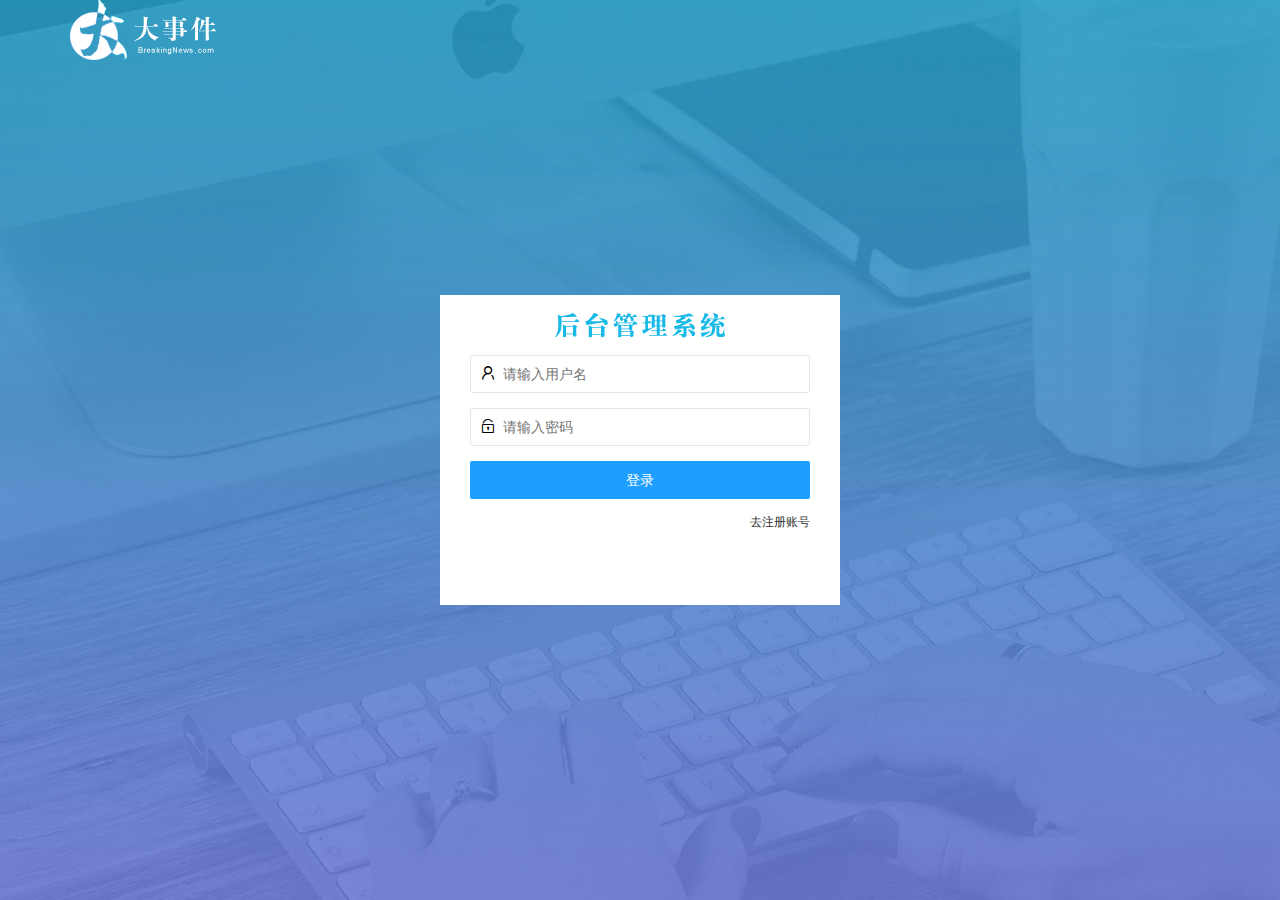
<file: login.html>
<!DOCTYPE html>
<html lang="en">

<head>
    <meta charset="UTF-8">
    <meta name="viewport" content="width=device-width, initial-scale=1.0">
    <title>大事件、注册登录</title>
    <link rel="stylesheet" href="/assets/lib/layui/css/layui.css">
    <link rel="stylesheet" href="/assets/css/login.css">
</head>

<body>
    <!--头部logo区域 -->
    <div class="layui-main">
        <img src="/assets/images/logo.png" alt="">
    </div>
    <!-- 登陆注册区域 -->
    <div class="loginAndRegBox">
        <div class="title-box"></div>
        <!-- 登录的div -->
        <div class="login-box">
            <!-- 登录的表单 -->
            <form class="layui-form" id="form_login">
                <!-- 账号 -->
                <div class="layui-form-item">
                    <i class="layui-icon layui-icon-username"></i>
                    <input type="text" name="username" required lay-verify="required" placeholder="请输入用户名" autocomplete="off" class="layui-input">
                </div>
                <!-- 密码 -->
                <div class="layui-form-item">
                    <i class="layui-icon layui-icon-password"></i>
                    <input type="password" name="password" required lay-verify="required|pwd" placeholder="请输入密码" autocomplete="off" class="layui-input">
                </div>
                <!-- 登录按钮 -->
                <div class="layui-form-item">
                    <button class="layui-btn layui-btn-fluid layui-btn-normal" lay-submit>登录</button>
                </div>
                <div class="layui-form-item links">
                    <a href="javascript:;" id="link_reg">去注册账号</a>
                </div>
            </form>

        </div>
        <!-- 注册的div -->
        <div class="reg-box">
            <!-- 注册的表单 -->
            <form class="layui-form" id="form_reg">
                <!-- 账号 -->
                <div class="layui-form-item">
                    <i class="layui-icon layui-icon-username"></i>
                    <input type="text" name="username" required lay-verify="required" placeholder="请输入用户名" autocomplete="off" class="layui-input">
                </div>
                <!-- 密码 -->
                <div class="layui-form-item">
                    <i class="layui-icon layui-icon-password"></i>
                    <input type="password" name="password" required lay-verify="required|pwd" placeholder="请输入密码" autocomplete="off" class="layui-input">
                </div>
                <!-- 确认密码 -->
                <div class="layui-form-item">
                    <i class="layui-icon layui-icon-password"></i>
                    <input type="password" name="repassword" required lay-verify="required|pwd|repwd" placeholder="再次确认密码" autocomplete="off" class="layui-input">
                </div>
                <!-- 登录按钮 -->
                <div class="layui-form-item">
                    <button class="layui-btn layui-btn-fluid layui-btn-normal" lay-submit>注册</button>
                </div>
                <div class="layui-form-item links">
                    <a href="javascript:;" id="link_login">去登录</a>
                </div>
            </form>
        </div>
    </div>
    <!-- 导入layui的js文件 -->
    <script src="/assets/lib/layui/layui.all.js"></script>
    <script src="/assets/lib/jquery.js"></script>
    <script src="/assets/js/baseApi.js"></script>
    <script src="/assets/js/login.js"></script>
</body>

</html>
</file>
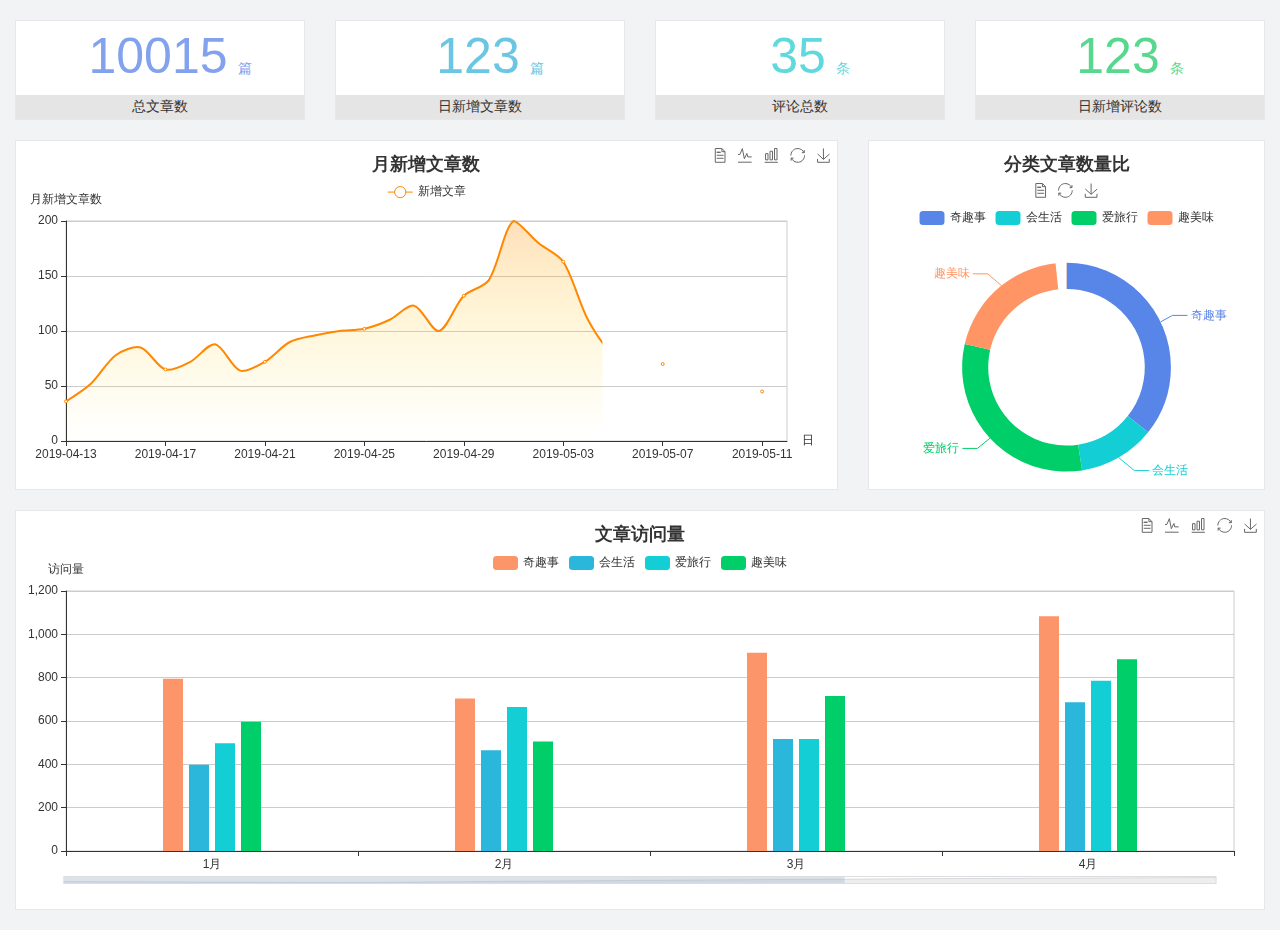
<file: home/dashboard.html>
<!DOCTYPE html>
<html lang="en">

<head>
  <meta charset="UTF-8">
  <meta name="viewport" content="width=device-width, initial-scale=1.0">
  <meta http-equiv="X-UA-Compatible" content="ie=edge">
  <title>图表统计</title>
  <link rel="stylesheet" href="../../assets/lib/bootstrap.css" />
  <link rel="stylesheet" href="../../assets/lib/main.css" />
  <script src="../../assets/lib/jquery.js"></script>
  <script type="text/javascript" src="../../assets/lib/echarts.min.js"></script>
</head>

<body>
  <div class="container-fluid">
    <div class="row spannel_list">
      <div class="col-sm-3 col-xs-6">
        <div class="spannel">
          <em>10015</em><span>篇</span>
          <b>总文章数</b>
        </div>
      </div>
      <div class="col-sm-3 col-xs-6">
        <div class="spannel scolor01">
          <em>123</em><span>篇</span>
          <b>日新增文章数</b>
        </div>
      </div>
      <div class="col-sm-3 col-xs-6">
        <div class="spannel scolor02">
          <em>35</em><span>条</span>
          <b>评论总数</b>
        </div>
      </div>
      <div class="col-sm-3 col-xs-6">
        <div class="spannel scolor03">
          <em>123</em><span>条</span>
          <b>日新增评论数</b>
        </div>
      </div>
    </div>
  </div>

  <div class="container-fluid">
    <div class="row curve-pie">
      <div class="col-lg-8 col-md-8">
        <div class="gragh_pannel" id="curve_show"></div>
      </div>
      <div class="col-lg-4 col-md-4">
        <div class="gragh_pannel" id="pie_show"></div>
      </div>
    </div>
  </div>

  <div class="container-fluid">
    <div class="column_pannel" id="column_show"></div>
  </div>

  <script>
    var oChart = echarts.init(document.getElementById('curve_show'));
    var aList_all = [
      { 'count': 36, 'date': '2019-04-13' },
      { 'count': 52, 'date': '2019-04-14' },
      { 'count': 78, 'date': '2019-04-15' },
      { 'count': 85, 'date': '2019-04-16' },
      { 'count': 65, 'date': '2019-04-17' },
      { 'count': 72, 'date': '2019-04-18' },
      { 'count': 88, 'date': '2019-04-19' },
      { 'count': 64, 'date': '2019-04-20' },
      { 'count': 72, 'date': '2019-04-21' },
      { 'count': 90, 'date': '2019-04-22' },
      { 'count': 96, 'date': '2019-04-23' },
      { 'count': 100, 'date': '2019-04-24' },
      { 'count': 102, 'date': '2019-04-25' },
      { 'count': 110, 'date': '2019-04-26' },
      { 'count': 123, 'date': '2019-04-27' },
      { 'count': 100, 'date': '2019-04-28' },
      { 'count': 132, 'date': '2019-04-29' },
      { 'count': 146, 'date': '2019-04-30' },
      { 'count': 200, 'date': '2019-05-01' },
      { 'count': 180, 'date': '2019-05-02' },
      { 'count': 163, 'date': '2019-05-03' },
      { 'count': 110, 'date': '2019-05-04' },
      { 'count': 80, 'date': '2019-05-05' },
      { 'count': 82, 'date': '2019-05-06' },
      { 'count': 70, 'date': '2019-05-07' },
      { 'count': 65, 'date': '2019-05-08' },
      { 'count': 54, 'date': '2019-05-09' },
      { 'count': 40, 'date': '2019-05-10' },
      { 'count': 45, 'date': '2019-05-11' },
      { 'count': 38, 'date': '2019-05-12' },
    ];

    let aCount = [];
    let aDate = [];

    for (var i = 0; i < aList_all.length; i++) {
      aCount.push(aList_all[i].count);
      aDate.push(aList_all[i].date);
    }

    var chartopt = {
      title: {
        text: '月新增文章数',
        left: 'center',
        top: '10'
      },
      tooltip: {
        trigger: 'axis'
      },
      legend: {
        data: ['新增文章'],
        top: '40'
      },
      toolbox: {
        show: true,
        feature: {
          mark: { show: true },
          dataView: { show: true, readOnly: false },
          magicType: { show: true, type: ['line', 'bar'] },
          restore: { show: true },
          saveAsImage: { show: true }
        }
      },
      calculable: true,
      xAxis: [
        {
          name: '日',
          type: 'category',
          boundaryGap: false,
          data: aDate
        }
      ],
      yAxis: [
        {
          name: '月新增文章数',
          type: 'value'
        }
      ],
      series: [
        {
          name: '新增文章',
          type: 'line',
          smooth: true,
          itemStyle: { normal: { areaStyle: { type: 'default' }, color: '#f80' }, lineStyle: { color: '#f80' } },
          data: aCount
        }],
      areaStyle: {
        normal: {
          color: new echarts.graphic.LinearGradient(0, 0, 0, 1, [{
            offset: 0,
            color: 'rgba(255,136,0,0.39)'
          }, {
            offset: .34,
            color: 'rgba(255,180,0,0.25)'
          }, {
            offset: 1,
            color: 'rgba(255,222,0,0.00)'
          }])

        }
      },
      grid: {
        show: true,
        x: 50,
        x2: 50,
        y: 80,
        height: 220
      }
    };

    oChart.setOption(chartopt);


    var oPie = echarts.init(document.getElementById('pie_show'));
    var oPieopt =
    {
      title: {
        top: 10,
        text: '分类文章数量比',
        x: 'center'
      },
      tooltip: {
        trigger: 'item',
        formatter: "{a} <br/>{b} : {c} ({d}%)"
      },
      color: ['#5885e8', '#13cfd5', '#00ce68', '#ff9565'],
      legend: {
        x: 'center',
        top: 65,
        data: ['奇趣事', '会生活', '爱旅行', '趣美味']
      },
      toolbox: {
        show: true,
        x: 'center',
        top: 35,
        feature: {
          mark: { show: true },
          dataView: { show: true, readOnly: false },
          magicType: {
            show: true,
            type: ['pie', 'funnel'],
            option: {
              funnel: {
                x: '25%',
                width: '50%',
                funnelAlign: 'left',
                max: 1548
              }
            }
          },
          restore: { show: true },
          saveAsImage: { show: true }
        }
      },
      calculable: true,
      series: [
        {
          name: '访问来源',
          type: 'pie',
          radius: ['45%', '60%'],
          center: ['50%', '65%'],
          data: [
            { value: 300, name: '奇趣事' },
            { value: 100, name: '会生活' },
            { value: 260, name: '爱旅行' },
            { value: 180, name: '趣美味' }
          ]
        }
      ]
    };
    oPie.setOption(oPieopt);



    var oColumn = this.echarts.init(document.getElementById('column_show'));
    var oColumnopt =
    {
      title: {
        text: '文章访问量',
        left: 'center',
        top: '10'
      },
      tooltip: {
        trigger: 'axis'
      },
      legend: {
        data: ['奇趣事', '会生活', '爱旅行', '趣美味'],
        top: '40'
      },
      toolbox: {
        show: true,
        feature: {
          mark: { show: true },
          dataView: { show: true, readOnly: false },
          magicType: { show: true, type: ['line', 'bar'] },
          restore: { show: true },
          saveAsImage: { show: true }
        }
      },
      calculable: true,
      xAxis: [
        {
          type: 'category',
          data: ['1月', '2月', '3月', '4月', '5月']
        }
      ],
      yAxis: [
        {
          name: '访问量',
          type: 'value'
        }
      ],
      series: [
        {
          name: '奇趣事',
          type: 'bar',
          barWidth: 20,
          itemStyle: {
            normal: { areaStyle: { type: 'default' }, color: '#fd956a' }
          },
          data: [800, 708, 920, 1090, 1200]
        },
        {
          name: '会生活',
          type: 'bar',
          barWidth: 20,
          itemStyle: {
            normal: { areaStyle: { type: 'default' }, color: '#2bb6db' }
          },
          data: [400, 468, 520, 690, 800]
        },
        {
          name: '爱旅行',
          type: 'bar',
          barWidth: 20,
          itemStyle: {
            normal: { areaStyle: { type: 'default' }, color: '#13cfd5' }
          },
          data: [500, 668, 520, 790, 900]
        },
        {
          name: '趣美味',
          type: 'bar',
          barWidth: 20,
          itemStyle: {
            normal: { areaStyle: { type: 'default' }, color: '#00ce68' }
          },
          data: [600, 508, 720, 890, 1000]
        }
      ],
      grid: {
        show: true,
        x: 50,
        x2: 30,
        y: 80,
        height: 260
      },
      dataZoom: [//给x轴设置滚动条
        {
          start: 0,//默认为0
          end: 100 - 1000 / 31,//默认为100
          type: 'slider',
          show: true,
          xAxisIndex: [0],
          handleSize: 0,//滑动条的 左右2个滑动条的大小
          height: 8,//组件高度
          left: 45, //左边的距离
          right: 50,//右边的距离
          bottom: 26,//右边的距离
          handleColor: '#ddd',//h滑动图标的颜色
          handleStyle: {
            borderColor: "#cacaca",
            borderWidth: "1",
            shadowBlur: 2,
            background: "#ddd",
            shadowColor: "#ddd",
          }
        }]
    };
    oColumn.setOption(oColumnopt);
  </script>
</body>

</html>
</file>
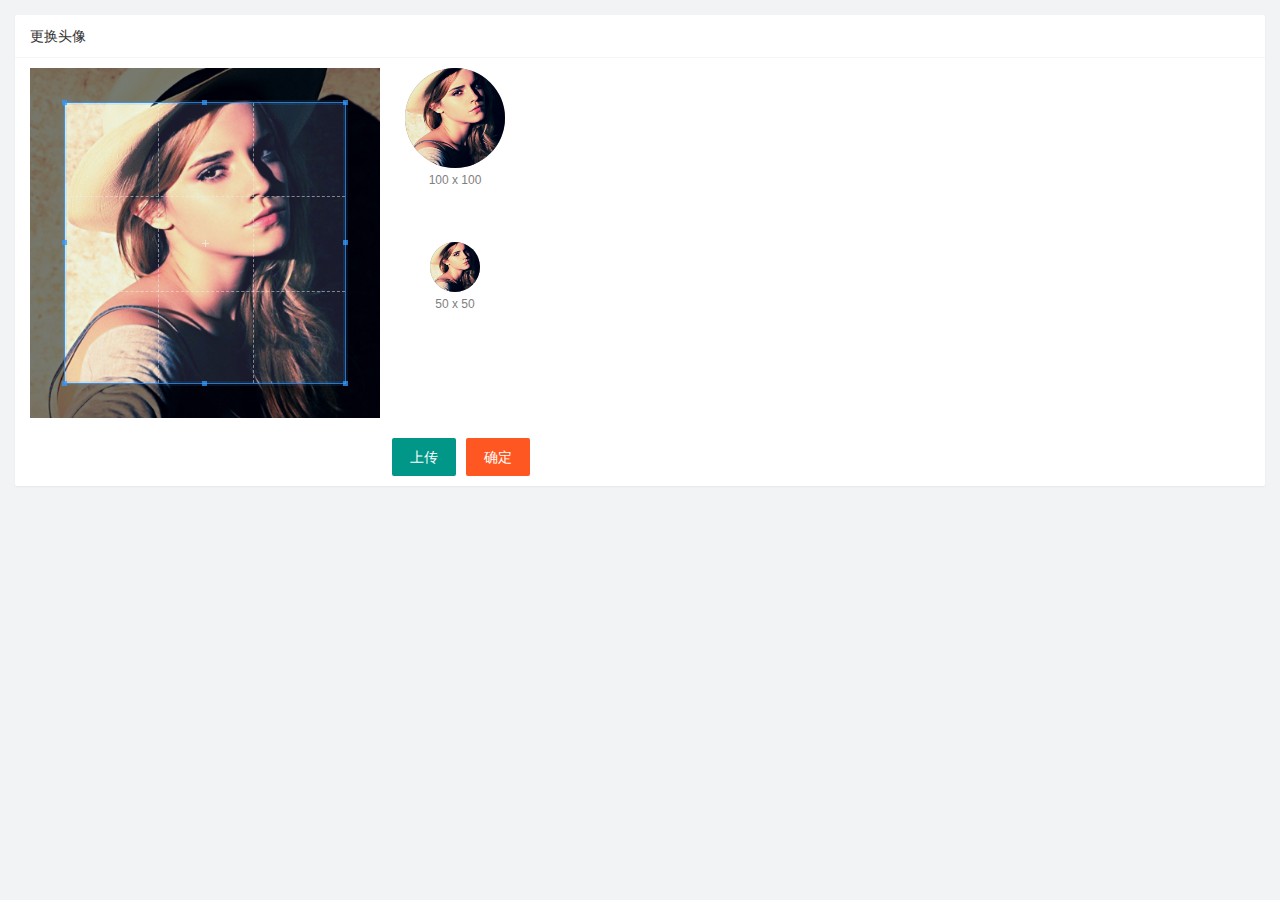
<file: user/user_avarat.html>
<!DOCTYPE html>
<html lang="en">

<head>
    <meta charset="UTF-8">
    <meta name="viewport" content="width=device-width, initial-scale=1.0">
    <title>Document</title>
    <link rel="stylesheet" href="/assets/lib/layui/css/layui.css">
    <link rel="stylesheet" href="/assets/css/user/user_avarat.css">
    <link rel="stylesheet" href="/assets/lib/cropper/cropper.css" />
</head>

<body>
    <div class="layui-card">
        <div class="layui-card-header">更换头像</div>
        <div class="layui-card-body">
            <!-- 第一行的图片裁剪和预览区域 -->
            <div class="row1">
                <!-- 图片裁剪区域 -->
                <div class="cropper-box">
                    <!-- 这个 img 标签很重要，将来会把它初始化为裁剪区域 -->
                    <img id="image" src="/assets/images/sample.jpg" />
                </div>
                <!-- 图片的预览区域 -->
                <div class="preview-box">
                    <div>
                        <!-- 宽高为 100px 的预览区域 -->
                        <div class="img-preview w100"></div>
                        <p class="size">100 x 100</p>
                    </div>
                    <div>
                        <!-- 宽高为 50px 的预览区域 -->
                        <div class="img-preview w50"></div>
                        <p class="size">50 x 50</p>
                    </div>
                </div>
            </div>

            <!-- 第二行的按钮区域 -->
            <div class="row2">
                <!-- 通过accept属性 指定 允许用户选择什么类型的文件 -->
                <input type="file" id="file" accept="image/png,image/jpeg">
                <button type="button" class="layui-btn" id="btnChooseImage">上传</button>
                <button type="button" class="layui-btn layui-btn-danger" id="btnUpload">确定</button>
            </div>
        </div>
    </div>
    <script src="/assets/lib/layui/layui.all.js"></script>
    <script src="/assets/lib/jquery.js"></script>
    <script src="/assets/lib/cropper/Cropper.js"></script>
    <script src="/assets/lib/cropper/jquery-cropper.js"></script>
    <script src="/assets/js/baseApi.js"></script>
    <script src="/assets/js/user/user_avarat.js"></script>
</body>

</html>
</file>
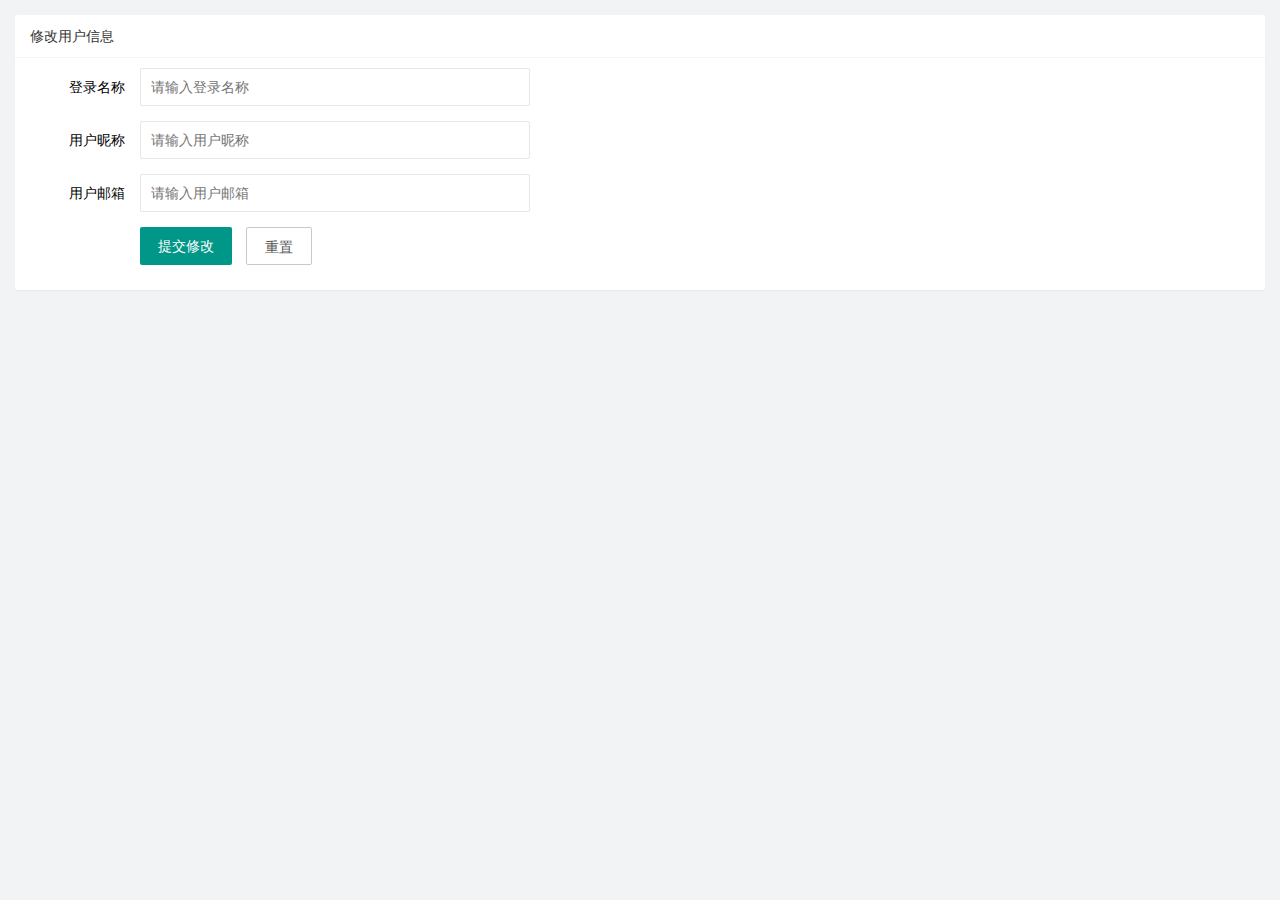
<file: user/user_info.html>
<!DOCTYPE html>
<html lang="en">

<head>
    <meta charset="UTF-8">
    <meta name="viewport" content="width=device-width, initial-scale=1.0">
    <title>Document</title>
    <link rel="stylesheet" href="/assets/lib/layui/css/layui.css">
    <link rel="stylesheet" href="/assets/css/user/user_info.css">
</head>

<body>
    <div class="layui-card">
        <div class="layui-card-header">修改用户信息</div>
        <div class="layui-card-body">
            <form class="layui-form" lay-filter='formUserInfo'>
                <!-- 隐藏域 -->
                <input type="hidden" name="id" value="" />
                <div class="layui-form-item">
                    <label class="layui-form-label">登录名称</label>
                    <div class="layui-input-block">
                        <input type="text" name="username" required lay-verify="required" placeholder="请输入登录名称" autocomplete="off" class="layui-input" readonly>
                    </div>
                </div>
                <div class="layui-form-item">
                    <label class="layui-form-label">用户昵称</label>
                    <div class="layui-input-block">
                        <input type="text" name="nickname" required lay-verify="required|nickname" placeholder="请输入用户昵称" autocomplete="off" class="layui-input">
                    </div>
                </div>
                <div class="layui-form-item">
                    <label class="layui-form-label">用户邮箱</label>
                    <div class="layui-input-block">
                        <input type="text" name="email" required lay-verify="required|email" placeholder="请输入用户邮箱" autocomplete="off" class="layui-input">
                    </div>
                </div>
                <div class="layui-form-item">
                    <div class="layui-input-block">
                        <button class="layui-btn" lay-submit lay-filter="formDemo">提交修改</button>
                        <button type="reset" class="layui-btn layui-btn-primary" id="btnReset">重置</button>
                    </div>
                </div>
            </form>
        </div>
    </div>
    <script src="/assets/lib/layui/layui.all.js"></script>
    <script src="/assets/lib/jquery.js"></script>
    <!-- 导入baseApi js -->
    <script src="/assets/js/baseApi.js"></script>
    <script src="/assets/js/user/user_info.js"></script>
</body>

</html>
</file>
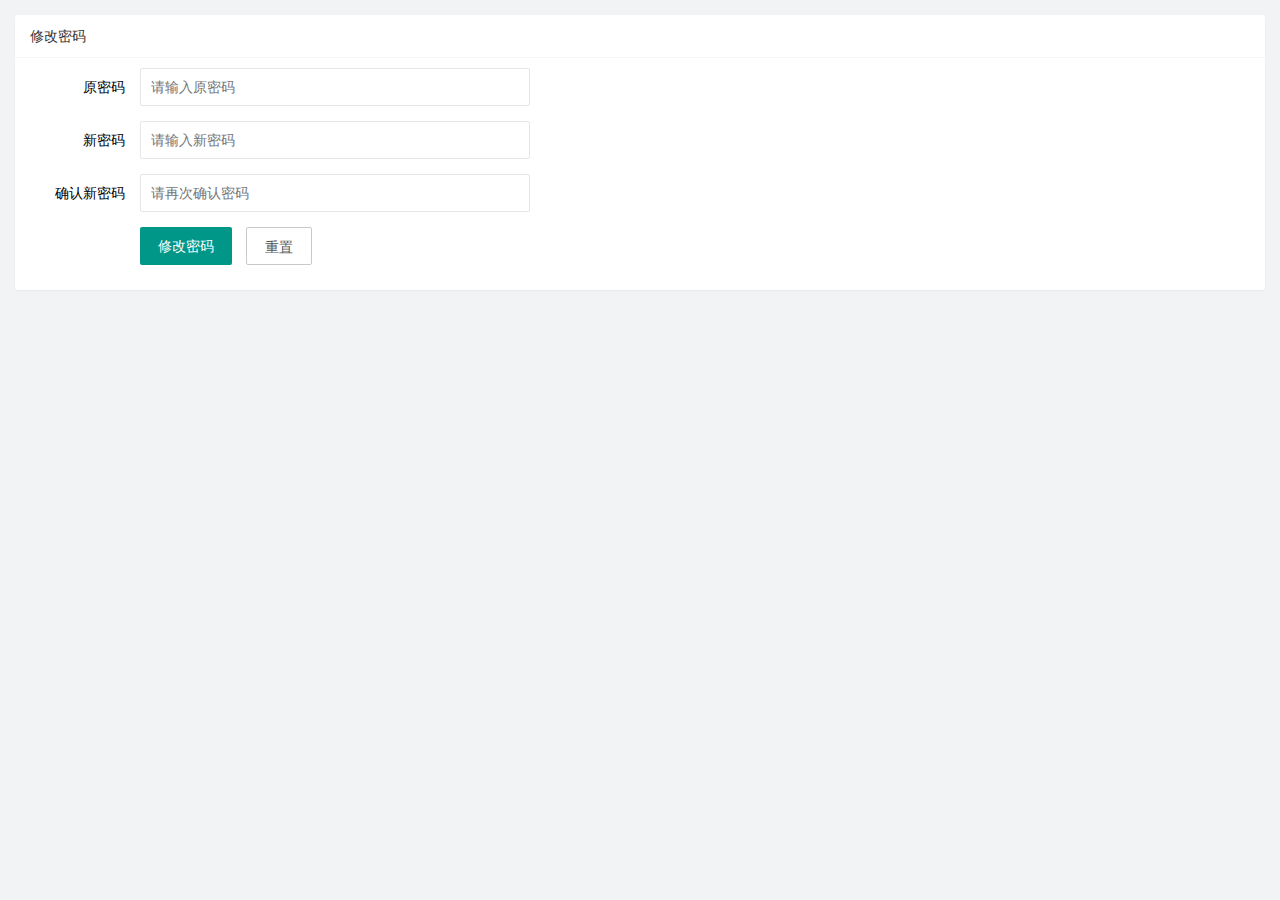
<file: user/user_pwd.html>
<!DOCTYPE html>
<html lang="en">

<head>
    <meta charset="UTF-8">
    <meta name="viewport" content="width=device-width, initial-scale=1.0">
    <title>Document</title>
    <link rel="stylesheet" href="/assets/lib/layui/css/layui.css">
    <link rel="stylesheet" href="/assets/css/user/user_pwd.css">
</head>

<body>
    <div class="layui-card">
        <div class="layui-card-header">修改密码</div>
        <div class="layui-card-body">
            <form class="layui-form">
                <div class="layui-form-item">
                    <label class="layui-form-label">原密码</label>
                    <div class="layui-input-block">
                        <input type="password" name="oldPwd" required lay-verify="required|pwd" placeholder="请输入原密码" autocomplete="off" class="layui-input">
                    </div>
                </div>
                <div class="layui-form-item">
                    <label class="layui-form-label">新密码</label>
                    <div class="layui-input-block">
                        <input type="password" name="newPwd" required lay-verify="required|pwd|samePwd" placeholder="请输入新密码" autocomplete="off" class="layui-input">
                    </div>
                </div>
                <div class="layui-form-item">
                    <label class="layui-form-label">确认新密码</label>
                    <div class="layui-input-block">
                        <input type="password" name="rePwd" required lay-verify="required|pwd|rePwd" placeholder="请再次确认密码" autocomplete="off" class="layui-input">
                    </div>
                </div>
                <div class="layui-form-item">
                    <div class="layui-input-block">
                        <button class="layui-btn" lay-submit lay-filter="formDemo">修改密码</button>
                        <button type="reset" class="layui-btn layui-btn-primary">重置</button>
                    </div>
                </div>
            </form>

        </div>
    </div>
    <script src="/assets/lib/layui/layui.all.js"></script>
    <script src="/assets/lib/jquery.js"></script>
    <script src="/assets/js/baseApi.js"></script>
    <script src="/assets/js/user/user_pwd.js"></script>
</body>

</html>
</file>
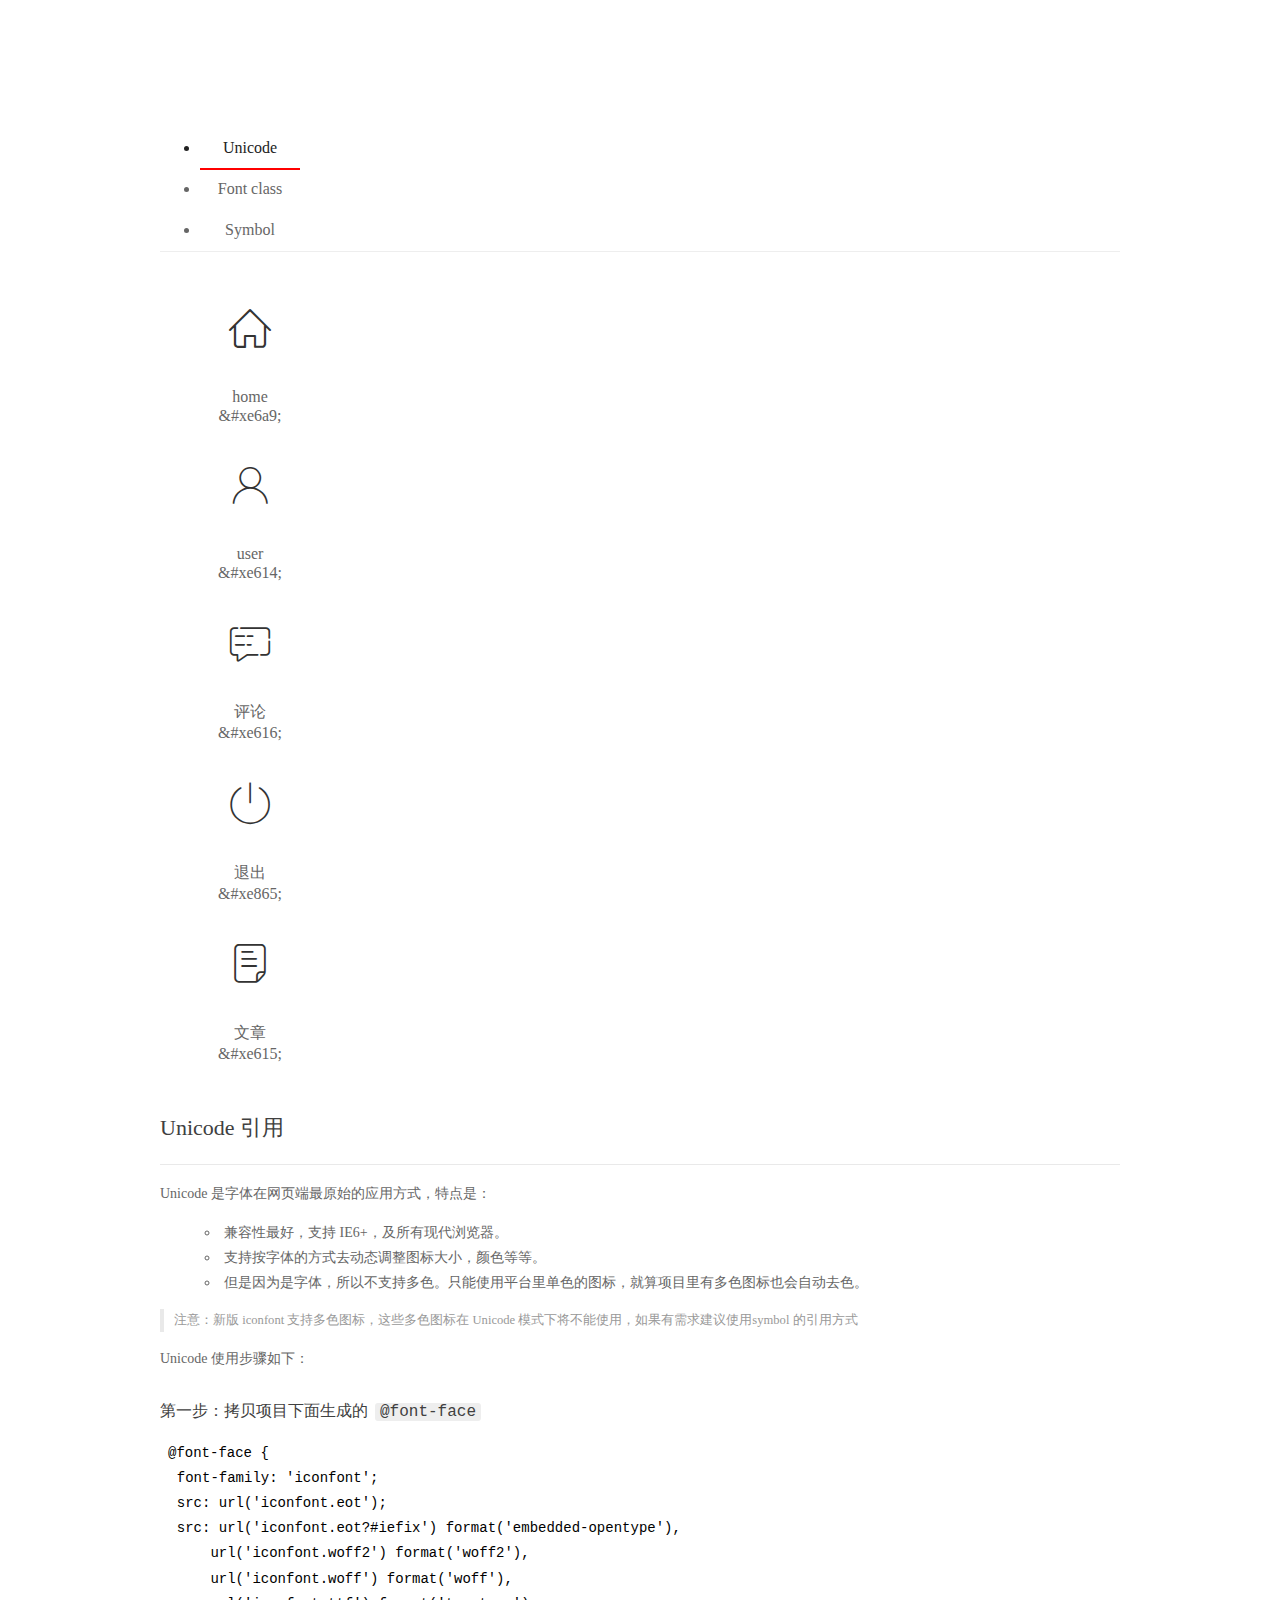
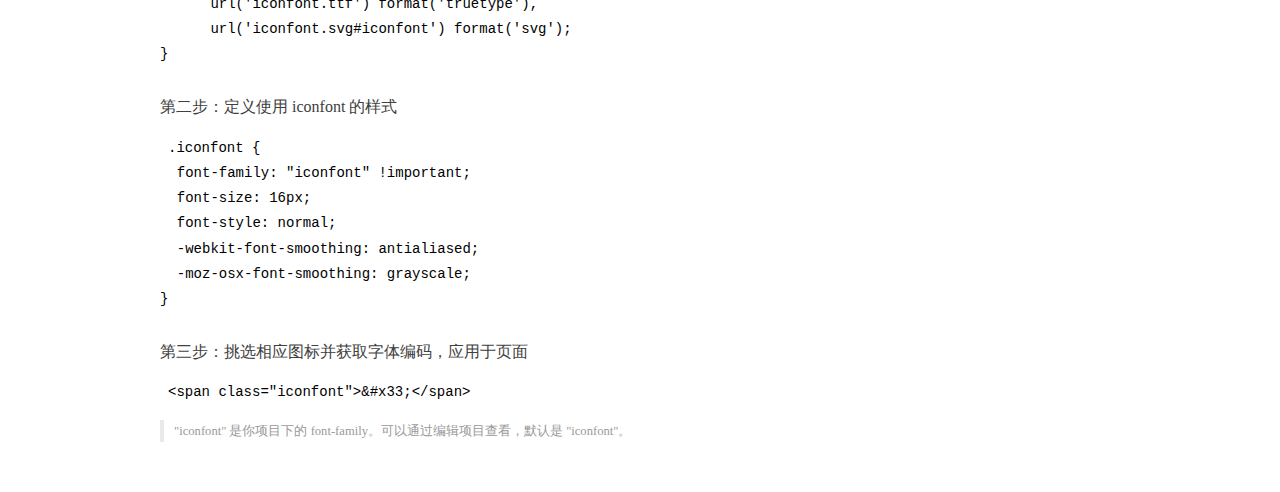
<file: assets/fonts/demo_index.html>
<!DOCTYPE html>
<html>
<head>
  <meta charset="utf-8"/>
  <title>IconFont Demo</title>
  <link rel="shortcut icon" href="https://gtms04.alicdn.com/tps/i4/TB1_oz6GVXXXXaFXpXXJDFnIXXX-64-64.ico" type="image/x-icon"/>
  <link rel="stylesheet" href="https://g.alicdn.com/thx/cube/1.3.2/cube.min.css">
  <link rel="stylesheet" href="demo.css">
  <link rel="stylesheet" href="iconfont.css">
  <script src="iconfont.js"></script>
  <!-- jQuery -->
  <script src="https://a1.alicdn.com/oss/uploads/2018/12/26/7bfddb60-08e8-11e9-9b04-53e73bb6408b.js"></script>
  <!-- 代码高亮 -->
  <script src="https://a1.alicdn.com/oss/uploads/2018/12/26/a3f714d0-08e6-11e9-8a15-ebf944d7534c.js"></script>
</head>
<body>
  <div class="main">
    <h1 class="logo"><a href="https://www.iconfont.cn/" title="iconfont 首页" target="_blank">&#xe86b;</a></h1>
    <div class="nav-tabs">
      <ul id="tabs" class="dib-box">
        <li class="dib active"><span>Unicode</span></li>
        <li class="dib"><span>Font class</span></li>
        <li class="dib"><span>Symbol</span></li>
      </ul>
      
    </div>
    <div class="tab-container">
      <div class="content unicode" style="display: block;">
          <ul class="icon_lists dib-box">
          
            <li class="dib">
              <span class="icon iconfont">&#xe6a9;</span>
                <div class="name">home</div>
                <div class="code-name">&amp;#xe6a9;</div>
              </li>
          
            <li class="dib">
              <span class="icon iconfont">&#xe614;</span>
                <div class="name">user</div>
                <div class="code-name">&amp;#xe614;</div>
              </li>
          
            <li class="dib">
              <span class="icon iconfont">&#xe616;</span>
                <div class="name">评论</div>
                <div class="code-name">&amp;#xe616;</div>
              </li>
          
            <li class="dib">
              <span class="icon iconfont">&#xe865;</span>
                <div class="name">退出</div>
                <div class="code-name">&amp;#xe865;</div>
              </li>
          
            <li class="dib">
              <span class="icon iconfont">&#xe615;</span>
                <div class="name">文章</div>
                <div class="code-name">&amp;#xe615;</div>
              </li>
          
          </ul>
          <div class="article markdown">
          <h2 id="unicode-">Unicode 引用</h2>
          <hr>

          <p>Unicode 是字体在网页端最原始的应用方式，特点是：</p>
          <ul>
            <li>兼容性最好，支持 IE6+，及所有现代浏览器。</li>
            <li>支持按字体的方式去动态调整图标大小，颜色等等。</li>
            <li>但是因为是字体，所以不支持多色。只能使用平台里单色的图标，就算项目里有多色图标也会自动去色。</li>
          </ul>
          <blockquote>
            <p>注意：新版 iconfont 支持多色图标，这些多色图标在 Unicode 模式下将不能使用，如果有需求建议使用symbol 的引用方式</p>
          </blockquote>
          <p>Unicode 使用步骤如下：</p>
          <h3 id="-font-face">第一步：拷贝项目下面生成的 <code>@font-face</code></h3>
<pre><code class="language-css"
>@font-face {
  font-family: 'iconfont';
  src: url('iconfont.eot');
  src: url('iconfont.eot?#iefix') format('embedded-opentype'),
      url('iconfont.woff2') format('woff2'),
      url('iconfont.woff') format('woff'),
      url('iconfont.ttf') format('truetype'),
      url('iconfont.svg#iconfont') format('svg');
}
</code></pre>
          <h3 id="-iconfont-">第二步：定义使用 iconfont 的样式</h3>
<pre><code class="language-css"
>.iconfont {
  font-family: "iconfont" !important;
  font-size: 16px;
  font-style: normal;
  -webkit-font-smoothing: antialiased;
  -moz-osx-font-smoothing: grayscale;
}
</code></pre>
          <h3 id="-">第三步：挑选相应图标并获取字体编码，应用于页面</h3>
<pre>
<code class="language-html"
>&lt;span class="iconfont"&gt;&amp;#x33;&lt;/span&gt;
</code></pre>
          <blockquote>
            <p>"iconfont" 是你项目下的 font-family。可以通过编辑项目查看，默认是 "iconfont"。</p>
          </blockquote>
          </div>
      </div>
      <div class="content font-class">
        <ul class="icon_lists dib-box">
          
          <li class="dib">
            <span class="icon iconfont icon-home"></span>
            <div class="name">
              home
            </div>
            <div class="code-name">.icon-home
            </div>
          </li>
          
          <li class="dib">
            <span class="icon iconfont icon-user"></span>
            <div class="name">
              user
            </div>
            <div class="code-name">.icon-user
            </div>
          </li>
          
          <li class="dib">
            <span class="icon iconfont icon-pinglun"></span>
            <div class="name">
              评论
            </div>
            <div class="code-name">.icon-pinglun
            </div>
          </li>
          
          <li class="dib">
            <span class="icon iconfont icon-tuichu"></span>
            <div class="name">
              退出
            </div>
            <div class="code-name">.icon-tuichu
            </div>
          </li>
          
          <li class="dib">
            <span class="icon iconfont icon-16"></span>
            <div class="name">
              文章
            </div>
            <div class="code-name">.icon-16
            </div>
          </li>
          
        </ul>
        <div class="article markdown">
        <h2 id="font-class-">font-class 引用</h2>
        <hr>

        <p>font-class 是 Unicode 使用方式的一种变种，主要是解决 Unicode 书写不直观，语意不明确的问题。</p>
        <p>与 Unicode 使用方式相比，具有如下特点：</p>
        <ul>
          <li>兼容性良好，支持 IE8+，及所有现代浏览器。</li>
          <li>相比于 Unicode 语意明确，书写更直观。可以很容易分辨这个 icon 是什么。</li>
          <li>因为使用 class 来定义图标，所以当要替换图标时，只需要修改 class 里面的 Unicode 引用。</li>
          <li>不过因为本质上还是使用的字体，所以多色图标还是不支持的。</li>
        </ul>
        <p>使用步骤如下：</p>
        <h3 id="-fontclass-">第一步：引入项目下面生成的 fontclass 代码：</h3>
<pre><code class="language-html">&lt;link rel="stylesheet" href="./iconfont.css"&gt;
</code></pre>
        <h3 id="-">第二步：挑选相应图标并获取类名，应用于页面：</h3>
<pre><code class="language-html">&lt;span class="iconfont icon-xxx"&gt;&lt;/span&gt;
</code></pre>
        <blockquote>
          <p>"
            iconfont" 是你项目下的 font-family。可以通过编辑项目查看，默认是 "iconfont"。</p>
        </blockquote>
      </div>
      </div>
      <div class="content symbol">
          <ul class="icon_lists dib-box">
          
            <li class="dib">
                <svg class="icon svg-icon" aria-hidden="true">
                  <use xlink:href="#icon-home"></use>
                </svg>
                <div class="name">home</div>
                <div class="code-name">#icon-home</div>
            </li>
          
            <li class="dib">
                <svg class="icon svg-icon" aria-hidden="true">
                  <use xlink:href="#icon-user"></use>
                </svg>
                <div class="name">user</div>
                <div class="code-name">#icon-user</div>
            </li>
          
            <li class="dib">
                <svg class="icon svg-icon" aria-hidden="true">
                  <use xlink:href="#icon-pinglun"></use>
                </svg>
                <div class="name">评论</div>
                <div class="code-name">#icon-pinglun</div>
            </li>
          
            <li class="dib">
                <svg class="icon svg-icon" aria-hidden="true">
                  <use xlink:href="#icon-tuichu"></use>
                </svg>
                <div class="name">退出</div>
                <div class="code-name">#icon-tuichu</div>
            </li>
          
            <li class="dib">
                <svg class="icon svg-icon" aria-hidden="true">
                  <use xlink:href="#icon-16"></use>
                </svg>
                <div class="name">文章</div>
                <div class="code-name">#icon-16</div>
            </li>
          
          </ul>
          <div class="article markdown">
          <h2 id="symbol-">Symbol 引用</h2>
          <hr>

          <p>这是一种全新的使用方式，应该说这才是未来的主流，也是平台目前推荐的用法。相关介绍可以参考这篇<a href="">文章</a>
            这种用法其实是做了一个 SVG 的集合，与另外两种相比具有如下特点：</p>
          <ul>
            <li>支持多色图标了，不再受单色限制。</li>
            <li>通过一些技巧，支持像字体那样，通过 <code>font-size</code>, <code>color</code> 来调整样式。</li>
            <li>兼容性较差，支持 IE9+，及现代浏览器。</li>
            <li>浏览器渲染 SVG 的性能一般，还不如 png。</li>
          </ul>
          <p>使用步骤如下：</p>
          <h3 id="-symbol-">第一步：引入项目下面生成的 symbol 代码：</h3>
<pre><code class="language-html">&lt;script src="./iconfont.js"&gt;&lt;/script&gt;
</code></pre>
          <h3 id="-css-">第二步：加入通用 CSS 代码（引入一次就行）：</h3>
<pre><code class="language-html">&lt;style&gt;
.icon {
  width: 1em;
  height: 1em;
  vertical-align: -0.15em;
  fill: currentColor;
  overflow: hidden;
}
&lt;/style&gt;
</code></pre>
          <h3 id="-">第三步：挑选相应图标并获取类名，应用于页面：</h3>
<pre><code class="language-html">&lt;svg class="icon" aria-hidden="true"&gt;
  &lt;use xlink:href="#icon-xxx"&gt;&lt;/use&gt;
&lt;/svg&gt;
</code></pre>
          </div>
      </div>

    </div>
  </div>
  <script>
  $(document).ready(function () {
      $('.tab-container .content:first').show()

      $('#tabs li').click(function (e) {
        var tabContent = $('.tab-container .content')
        var index = $(this).index()

        if ($(this).hasClass('active')) {
          return
        } else {
          $('#tabs li').removeClass('active')
          $(this).addClass('active')

          tabContent.hide().eq(index).fadeIn()
        }
      })
    })
  </script>
</body>
</html>
</file>
<file: assets/lib/layui/css/layui.css>
/** layui-v2.5.5 MIT License By https://www.layui.com */
 .layui-inline,img{display:inline-block;vertical-align:middle}h1,h2,h3,h4,h5,h6{font-weight:400}.layui-edge,.layui-header,.layui-inline,.layui-main{position:relative}.layui-body,.layui-edge,.layui-elip{overflow:hidden}.layui-btn,.layui-edge,.layui-inline,img{vertical-align:middle}.layui-btn,.layui-disabled,.layui-icon,.layui-unselect{-moz-user-select:none;-webkit-user-select:none;-ms-user-select:none}.layui-elip,.layui-form-checkbox span,.layui-form-pane .layui-form-label{text-overflow:ellipsis;white-space:nowrap}.layui-breadcrumb,.layui-tree-btnGroup{visibility:hidden}blockquote,body,button,dd,div,dl,dt,form,h1,h2,h3,h4,h5,h6,input,li,ol,p,pre,td,textarea,th,ul{margin:0;padding:0;-webkit-tap-highlight-color:rgba(0,0,0,0)}a:active,a:hover{outline:0}img{border:none}li{list-style:none}table{border-collapse:collapse;border-spacing:0}h4,h5,h6{font-size:100%}button,input,optgroup,option,select,textarea{font-family:inherit;font-size:inherit;font-style:inherit;font-weight:inherit;outline:0}pre{white-space:pre-wrap;white-space:-moz-pre-wrap;white-space:-pre-wrap;white-space:-o-pre-wrap;word-wrap:break-word}body{line-height:24px;font:14px Helvetica Neue,Helvetica,PingFang SC,Tahoma,Arial,sans-serif}hr{height:1px;margin:10px 0;border:0;clear:both}a{color:#333;text-decoration:none}a:hover{color:#777}a cite{font-style:normal;*cursor:pointer}.layui-border-box,.layui-border-box *{box-sizing:border-box}.layui-box,.layui-box *{box-sizing:content-box}.layui-clear{clear:both;*zoom:1}.layui-clear:after{content:'\20';clear:both;*zoom:1;display:block;height:0}.layui-inline{*display:inline;*zoom:1}.layui-edge{display:inline-block;width:0;height:0;border-width:6px;border-style:dashed;border-color:transparent}.layui-edge-top{top:-4px;border-bottom-color:#999;border-bottom-style:solid}.layui-edge-right{border-left-color:#999;border-left-style:solid}.layui-edge-bottom{top:2px;border-top-color:#999;border-top-style:solid}.layui-edge-left{border-right-color:#999;border-right-style:solid}.layui-disabled,.layui-disabled:hover{color:#d2d2d2!important;cursor:not-allowed!important}.layui-circle{border-radius:100%}.layui-show{display:block!important}.layui-hide{display:none!important}@font-face{font-family:layui-icon;src:url(../font/iconfont.eot?v=250);src:url(../font/iconfont.eot?v=250#iefix) format('embedded-opentype'),url(../font/iconfont.woff2?v=250) format('woff2'),url(../font/iconfont.woff?v=250) format('woff'),url(../font/iconfont.ttf?v=250) format('truetype'),url(../font/iconfont.svg?v=250#layui-icon) format('svg')}.layui-icon{font-family:layui-icon!important;font-size:16px;font-style:normal;-webkit-font-smoothing:antialiased;-moz-osx-font-smoothing:grayscale}.layui-icon-reply-fill:before{content:"\e611"}.layui-icon-set-fill:before{content:"\e614"}.layui-icon-menu-fill:before{content:"\e60f"}.layui-icon-search:before{content:"\e615"}.layui-icon-share:before{content:"\e641"}.layui-icon-set-sm:before{content:"\e620"}.layui-icon-engine:before{content:"\e628"}.layui-icon-close:before{content:"\1006"}.layui-icon-close-fill:before{content:"\1007"}.layui-icon-chart-screen:before{content:"\e629"}.layui-icon-star:before{content:"\e600"}.layui-icon-circle-dot:before{content:"\e617"}.layui-icon-chat:before{content:"\e606"}.layui-icon-release:before{content:"\e609"}.layui-icon-list:before{content:"\e60a"}.layui-icon-chart:before{content:"\e62c"}.layui-icon-ok-circle:before{content:"\1005"}.layui-icon-layim-theme:before{content:"\e61b"}.layui-icon-table:before{content:"\e62d"}.layui-icon-right:before{content:"\e602"}.layui-icon-left:before{content:"\e603"}.layui-icon-cart-simple:before{content:"\e698"}.layui-icon-face-cry:before{content:"\e69c"}.layui-icon-face-smile:before{content:"\e6af"}.layui-icon-survey:before{content:"\e6b2"}.layui-icon-tree:before{content:"\e62e"}.layui-icon-upload-circle:before{content:"\e62f"}.layui-icon-add-circle:before{content:"\e61f"}.layui-icon-download-circle:before{content:"\e601"}.layui-icon-templeate-1:before{content:"\e630"}.layui-icon-util:before{content:"\e631"}.layui-icon-face-surprised:before{content:"\e664"}.layui-icon-edit:before{content:"\e642"}.layui-icon-speaker:before{content:"\e645"}.layui-icon-down:before{content:"\e61a"}.layui-icon-file:before{content:"\e621"}.layui-icon-layouts:before{content:"\e632"}.layui-icon-rate-half:before{content:"\e6c9"}.layui-icon-add-circle-fine:before{content:"\e608"}.layui-icon-prev-circle:before{content:"\e633"}.layui-icon-read:before{content:"\e705"}.layui-icon-404:before{content:"\e61c"}.layui-icon-carousel:before{content:"\e634"}.layui-icon-help:before{content:"\e607"}.layui-icon-code-circle:before{content:"\e635"}.layui-icon-water:before{content:"\e636"}.layui-icon-username:before{content:"\e66f"}.layui-icon-find-fill:before{content:"\e670"}.layui-icon-about:before{content:"\e60b"}.layui-icon-location:before{content:"\e715"}.layui-icon-up:before{content:"\e619"}.layui-icon-pause:before{content:"\e651"}.layui-icon-date:before{content:"\e637"}.layui-icon-layim-uploadfile:before{content:"\e61d"}.layui-icon-delete:before{content:"\e640"}.layui-icon-play:before{content:"\e652"}.layui-icon-top:before{content:"\e604"}.layui-icon-friends:before{content:"\e612"}.layui-icon-refresh-3:before{content:"\e9aa"}.layui-icon-ok:before{content:"\e605"}.layui-icon-layer:before{content:"\e638"}.layui-icon-face-smile-fine:before{content:"\e60c"}.layui-icon-dollar:before{content:"\e659"}.layui-icon-group:before{content:"\e613"}.layui-icon-layim-download:before{content:"\e61e"}.layui-icon-picture-fine:before{content:"\e60d"}.layui-icon-link:before{content:"\e64c"}.layui-icon-diamond:before{content:"\e735"}.layui-icon-log:before{content:"\e60e"}.layui-icon-rate-solid:before{content:"\e67a"}.layui-icon-fonts-del:before{content:"\e64f"}.layui-icon-unlink:before{content:"\e64d"}.layui-icon-fonts-clear:before{content:"\e639"}.layui-icon-triangle-r:before{content:"\e623"}.layui-icon-circle:before{content:"\e63f"}.layui-icon-radio:before{content:"\e643"}.layui-icon-align-center:before{content:"\e647"}.layui-icon-align-right:before{content:"\e648"}.layui-icon-align-left:before{content:"\e649"}.layui-icon-loading-1:before{content:"\e63e"}.layui-icon-return:before{content:"\e65c"}.layui-icon-fonts-strong:before{content:"\e62b"}.layui-icon-upload:before{content:"\e67c"}.layui-icon-dialogue:before{content:"\e63a"}.layui-icon-video:before{content:"\e6ed"}.layui-icon-headset:before{content:"\e6fc"}.layui-icon-cellphone-fine:before{content:"\e63b"}.layui-icon-add-1:before{content:"\e654"}.layui-icon-face-smile-b:before{content:"\e650"}.layui-icon-fonts-html:before{content:"\e64b"}.layui-icon-form:before{content:"\e63c"}.layui-icon-cart:before{content:"\e657"}.layui-icon-camera-fill:before{content:"\e65d"}.layui-icon-tabs:before{content:"\e62a"}.layui-icon-fonts-code:before{content:"\e64e"}.layui-icon-fire:before{content:"\e756"}.layui-icon-set:before{content:"\e716"}.layui-icon-fonts-u:before{content:"\e646"}.layui-icon-triangle-d:before{content:"\e625"}.layui-icon-tips:before{content:"\e702"}.layui-icon-picture:before{content:"\e64a"}.layui-icon-more-vertical:before{content:"\e671"}.layui-icon-flag:before{content:"\e66c"}.layui-icon-loading:before{content:"\e63d"}.layui-icon-fonts-i:before{content:"\e644"}.layui-icon-refresh-1:before{content:"\e666"}.layui-icon-rmb:before{content:"\e65e"}.layui-icon-home:before{content:"\e68e"}.layui-icon-user:before{content:"\e770"}.layui-icon-notice:before{content:"\e667"}.layui-icon-login-weibo:before{content:"\e675"}.layui-icon-voice:before{content:"\e688"}.layui-icon-upload-drag:before{content:"\e681"}.layui-icon-login-qq:before{content:"\e676"}.layui-icon-snowflake:before{content:"\e6b1"}.layui-icon-file-b:before{content:"\e655"}.layui-icon-template:before{content:"\e663"}.layui-icon-auz:before{content:"\e672"}.layui-icon-console:before{content:"\e665"}.layui-icon-app:before{content:"\e653"}.layui-icon-prev:before{content:"\e65a"}.layui-icon-website:before{content:"\e7ae"}.layui-icon-next:before{content:"\e65b"}.layui-icon-component:before{content:"\e857"}.layui-icon-more:before{content:"\e65f"}.layui-icon-login-wechat:before{content:"\e677"}.layui-icon-shrink-right:before{content:"\e668"}.layui-icon-spread-left:before{content:"\e66b"}.layui-icon-camera:before{content:"\e660"}.layui-icon-note:before{content:"\e66e"}.layui-icon-refresh:before{content:"\e669"}.layui-icon-female:before{content:"\e661"}.layui-icon-male:before{content:"\e662"}.layui-icon-password:before{content:"\e673"}.layui-icon-senior:before{content:"\e674"}.layui-icon-theme:before{content:"\e66a"}.layui-icon-tread:before{content:"\e6c5"}.layui-icon-praise:before{content:"\e6c6"}.layui-icon-star-fill:before{content:"\e658"}.layui-icon-rate:before{content:"\e67b"}.layui-icon-template-1:before{content:"\e656"}.layui-icon-vercode:before{content:"\e679"}.layui-icon-cellphone:before{content:"\e678"}.layui-icon-screen-full:before{content:"\e622"}.layui-icon-screen-restore:before{content:"\e758"}.layui-icon-cols:before{content:"\e610"}.layui-icon-export:before{content:"\e67d"}.layui-icon-print:before{content:"\e66d"}.layui-icon-slider:before{content:"\e714"}.layui-icon-addition:before{content:"\e624"}.layui-icon-subtraction:before{content:"\e67e"}.layui-icon-service:before{content:"\e626"}.layui-icon-transfer:before{content:"\e691"}.layui-main{width:1140px;margin:0 auto}.layui-header{z-index:1000;height:60px}.layui-header a:hover{transition:all .5s;-webkit-transition:all .5s}.layui-side{position:fixed;left:0;top:0;bottom:0;z-index:999;width:200px;overflow-x:hidden}.layui-side-scroll{position:relative;width:220px;height:100%;overflow-x:hidden}.layui-body{position:absolute;left:200px;right:0;top:0;bottom:0;z-index:998;width:auto;overflow-y:auto;box-sizing:border-box}.layui-layout-body{overflow:hidden}.layui-layout-admin .layui-header{background-color:#23262E}.layui-layout-admin .layui-side{top:60px;width:200px;overflow-x:hidden}.layui-layout-admin .layui-body{position:fixed;top:60px;bottom:44px}.layui-layout-admin .layui-main{width:auto;margin:0 15px}.layui-layout-admin .layui-footer{position:fixed;left:200px;right:0;bottom:0;height:44px;line-height:44px;padding:0 15px;background-color:#eee}.layui-layout-admin .layui-logo{position:absolute;left:0;top:0;width:200px;height:100%;line-height:60px;text-align:center;color:#009688;font-size:16px}.layui-layout-admin .layui-header .layui-nav{background:0 0}.layui-layout-left{position:absolute!important;left:200px;top:0}.layui-layout-right{position:absolute!important;right:0;top:0}.layui-container{position:relative;margin:0 auto;padding:0 15px;box-sizing:border-box}.layui-fluid{position:relative;margin:0 auto;padding:0 15px}.layui-row:after,.layui-row:before{content:'';display:block;clear:both}.layui-col-lg1,.layui-col-lg10,.layui-col-lg11,.layui-col-lg12,.layui-col-lg2,.layui-col-lg3,.layui-col-lg4,.layui-col-lg5,.layui-col-lg6,.layui-col-lg7,.layui-col-lg8,.layui-col-lg9,.layui-col-md1,.layui-col-md10,.layui-col-md11,.layui-col-md12,.layui-col-md2,.layui-col-md3,.layui-col-md4,.layui-col-md5,.layui-col-md6,.layui-col-md7,.layui-col-md8,.layui-col-md9,.layui-col-sm1,.layui-col-sm10,.layui-col-sm11,.layui-col-sm12,.layui-col-sm2,.layui-col-sm3,.layui-col-sm4,.layui-col-sm5,.layui-col-sm6,.layui-col-sm7,.layui-col-sm8,.layui-col-sm9,.layui-col-xs1,.layui-col-xs10,.layui-col-xs11,.layui-col-xs12,.layui-col-xs2,.layui-col-xs3,.layui-col-xs4,.layui-col-xs5,.layui-col-xs6,.layui-col-xs7,.layui-col-xs8,.layui-col-xs9{position:relative;display:block;box-sizing:border-box}.layui-col-xs1,.layui-col-xs10,.layui-col-xs11,.layui-col-xs12,.layui-col-xs2,.layui-col-xs3,.layui-col-xs4,.layui-col-xs5,.layui-col-xs6,.layui-col-xs7,.layui-col-xs8,.layui-col-xs9{float:left}.layui-col-xs1{width:8.33333333%}.layui-col-xs2{width:16.66666667%}.layui-col-xs3{width:25%}.layui-col-xs4{width:33.33333333%}.layui-col-xs5{width:41.66666667%}.layui-col-xs6{width:50%}.layui-col-xs7{width:58.33333333%}.layui-col-xs8{width:66.66666667%}.layui-col-xs9{width:75%}.layui-col-xs10{width:83.33333333%}.layui-col-xs11{width:91.66666667%}.layui-col-xs12{width:100%}.layui-col-xs-offset1{margin-left:8.33333333%}.layui-col-xs-offset2{margin-left:16.66666667%}.layui-col-xs-offset3{margin-left:25%}.layui-col-xs-offset4{margin-left:33.33333333%}.layui-col-xs-offset5{margin-left:41.66666667%}.layui-col-xs-offset6{margin-left:50%}.layui-col-xs-offset7{margin-left:58.33333333%}.layui-col-xs-offset8{margin-left:66.66666667%}.layui-col-xs-offset9{margin-left:75%}.layui-col-xs-offset10{margin-left:83.33333333%}.layui-col-xs-offset11{margin-left:91.66666667%}.layui-col-xs-offset12{margin-left:100%}@media screen and (max-width:768px){.layui-hide-xs{display:none!important}.layui-show-xs-block{display:block!important}.layui-show-xs-inline{display:inline!important}.layui-show-xs-inline-block{display:inline-block!important}}@media screen and (min-width:768px){.layui-container{width:750px}.layui-hide-sm{display:none!important}.layui-show-sm-block{display:block!important}.layui-show-sm-inline{display:inline!important}.layui-show-sm-inline-block{display:inline-block!important}.layui-col-sm1,.layui-col-sm10,.layui-col-sm11,.layui-col-sm12,.layui-col-sm2,.layui-col-sm3,.layui-col-sm4,.layui-col-sm5,.layui-col-sm6,.layui-col-sm7,.layui-col-sm8,.layui-col-sm9{float:left}.layui-col-sm1{width:8.33333333%}.layui-col-sm2{width:16.66666667%}.layui-col-sm3{width:25%}.layui-col-sm4{width:33.33333333%}.layui-col-sm5{width:41.66666667%}.layui-col-sm6{width:50%}.layui-col-sm7{width:58.33333333%}.layui-col-sm8{width:66.66666667%}.layui-col-sm9{width:75%}.layui-col-sm10{width:83.33333333%}.layui-col-sm11{width:91.66666667%}.layui-col-sm12{width:100%}.layui-col-sm-offset1{margin-left:8.33333333%}.layui-col-sm-offset2{margin-left:16.66666667%}.layui-col-sm-offset3{margin-left:25%}.layui-col-sm-offset4{margin-left:33.33333333%}.layui-col-sm-offset5{margin-left:41.66666667%}.layui-col-sm-offset6{margin-left:50%}.layui-col-sm-offset7{margin-left:58.33333333%}.layui-col-sm-offset8{margin-left:66.66666667%}.layui-col-sm-offset9{margin-left:75%}.layui-col-sm-offset10{margin-left:83.33333333%}.layui-col-sm-offset11{margin-left:91.66666667%}.layui-col-sm-offset12{margin-left:100%}}@media screen and (min-width:992px){.layui-container{width:970px}.layui-hide-md{display:none!important}.layui-show-md-block{display:block!important}.layui-show-md-inline{display:inline!important}.layui-show-md-inline-block{display:inline-block!important}.layui-col-md1,.layui-col-md10,.layui-col-md11,.layui-col-md12,.layui-col-md2,.layui-col-md3,.layui-col-md4,.layui-col-md5,.layui-col-md6,.layui-col-md7,.layui-col-md8,.layui-col-md9{float:left}.layui-col-md1{width:8.33333333%}.layui-col-md2{width:16.66666667%}.layui-col-md3{width:25%}.layui-col-md4{width:33.33333333%}.layui-col-md5{width:41.66666667%}.layui-col-md6{width:50%}.layui-col-md7{width:58.33333333%}.layui-col-md8{width:66.66666667%}.layui-col-md9{width:75%}.layui-col-md10{width:83.33333333%}.layui-col-md11{width:91.66666667%}.layui-col-md12{width:100%}.layui-col-md-offset1{margin-left:8.33333333%}.layui-col-md-offset2{margin-left:16.66666667%}.layui-col-md-offset3{margin-left:25%}.layui-col-md-offset4{margin-left:33.33333333%}.layui-col-md-offset5{margin-left:41.66666667%}.layui-col-md-offset6{margin-left:50%}.layui-col-md-offset7{margin-left:58.33333333%}.layui-col-md-offset8{margin-left:66.66666667%}.layui-col-md-offset9{margin-left:75%}.layui-col-md-offset10{margin-left:83.33333333%}.layui-col-md-offset11{margin-left:91.66666667%}.layui-col-md-offset12{margin-left:100%}}@media screen and (min-width:1200px){.layui-container{width:1170px}.layui-hide-lg{display:none!important}.layui-show-lg-block{display:block!important}.layui-show-lg-inline{display:inline!important}.layui-show-lg-inline-block{display:inline-block!important}.layui-col-lg1,.layui-col-lg10,.layui-col-lg11,.layui-col-lg12,.layui-col-lg2,.layui-col-lg3,.layui-col-lg4,.layui-col-lg5,.layui-col-lg6,.layui-col-lg7,.layui-col-lg8,.layui-col-lg9{float:left}.layui-col-lg1{width:8.33333333%}.layui-col-lg2{width:16.66666667%}.layui-col-lg3{width:25%}.layui-col-lg4{width:33.33333333%}.layui-col-lg5{width:41.66666667%}.layui-col-lg6{width:50%}.layui-col-lg7{width:58.33333333%}.layui-col-lg8{width:66.66666667%}.layui-col-lg9{width:75%}.layui-col-lg10{width:83.33333333%}.layui-col-lg11{width:91.66666667%}.layui-col-lg12{width:100%}.layui-col-lg-offset1{margin-left:8.33333333%}.layui-col-lg-offset2{margin-left:16.66666667%}.layui-col-lg-offset3{margin-left:25%}.layui-col-lg-offset4{margin-left:33.33333333%}.layui-col-lg-offset5{margin-left:41.66666667%}.layui-col-lg-offset6{margin-left:50%}.layui-col-lg-offset7{margin-left:58.33333333%}.layui-col-lg-offset8{margin-left:66.66666667%}.layui-col-lg-offset9{margin-left:75%}.layui-col-lg-offset10{margin-left:83.33333333%}.layui-col-lg-offset11{margin-left:91.66666667%}.layui-col-lg-offset12{margin-left:100%}}.layui-col-space1{margin:-.5px}.layui-col-space1>*{padding:.5px}.layui-col-space3{margin:-1.5px}.layui-col-space3>*{padding:1.5px}.layui-col-space5{margin:-2.5px}.layui-col-space5>*{padding:2.5px}.layui-col-space8{margin:-3.5px}.layui-col-space8>*{padding:3.5px}.layui-col-space10{margin:-5px}.layui-col-space10>*{padding:5px}.layui-col-space12{margin:-6px}.layui-col-space12>*{padding:6px}.layui-col-space15{margin:-7.5px}.layui-col-space15>*{padding:7.5px}.layui-col-space18{margin:-9px}.layui-col-space18>*{padding:9px}.layui-col-space20{margin:-10px}.layui-col-space20>*{padding:10px}.layui-col-space22{margin:-11px}.layui-col-space22>*{padding:11px}.layui-col-space25{margin:-12.5px}.layui-col-space25>*{padding:12.5px}.layui-col-space30{margin:-15px}.layui-col-space30>*{padding:15px}.layui-btn,.layui-input,.layui-select,.layui-textarea,.layui-upload-button{outline:0;-webkit-appearance:none;transition:all .3s;-webkit-transition:all .3s;box-sizing:border-box}.layui-elem-quote{margin-bottom:10px;padding:15px;line-height:22px;border-left:5px solid #009688;border-radius:0 2px 2px 0;background-color:#f2f2f2}.layui-quote-nm{border-style:solid;border-width:1px 1px 1px 5px;background:0 0}.layui-elem-field{margin-bottom:10px;padding:0;border-width:1px;border-style:solid}.layui-elem-field legend{margin-left:20px;padding:0 10px;font-size:20px;font-weight:300}.layui-field-title{margin:10px 0 20px;border-width:1px 0 0}.layui-field-box{padding:10px 15px}.layui-field-title .layui-field-box{padding:10px 0}.layui-progress{position:relative;height:6px;border-radius:20px;background-color:#e2e2e2}.layui-progress-bar{position:absolute;left:0;top:0;width:0;max-width:100%;height:6px;border-radius:20px;text-align:right;background-color:#5FB878;transition:all .3s;-webkit-transition:all .3s}.layui-progress-big,.layui-progress-big .layui-progress-bar{height:18px;line-height:18px}.layui-progress-text{position:relative;top:-20px;line-height:18px;font-size:12px;color:#666}.layui-progress-big .layui-progress-text{position:static;padding:0 10px;color:#fff}.layui-collapse{border-width:1px;border-style:solid;border-radius:2px}.layui-colla-content,.layui-colla-item{border-top-width:1px;border-top-style:solid}.layui-colla-item:first-child{border-top:none}.layui-colla-title{position:relative;height:42px;line-height:42px;padding:0 15px 0 35px;color:#333;background-color:#f2f2f2;cursor:pointer;font-size:14px;overflow:hidden}.layui-colla-content{display:none;padding:10px 15px;line-height:22px;color:#666}.layui-colla-icon{position:absolute;left:15px;top:0;font-size:14px}.layui-card{margin-bottom:15px;border-radius:2px;background-color:#fff;box-shadow:0 1px 2px 0 rgba(0,0,0,.05)}.layui-card:last-child{margin-bottom:0}.layui-card-header{position:relative;height:42px;line-height:42px;padding:0 15px;border-bottom:1px solid #f6f6f6;color:#333;border-radius:2px 2px 0 0;font-size:14px}.layui-bg-black,.layui-bg-blue,.layui-bg-cyan,.layui-bg-green,.layui-bg-orange,.layui-bg-red{color:#fff!important}.layui-card-body{position:relative;padding:10px 15px;line-height:24px}.layui-card-body[pad15]{padding:15px}.layui-card-body[pad20]{padding:20px}.layui-card-body .layui-table{margin:5px 0}.layui-card .layui-tab{margin:0}.layui-panel-window{position:relative;padding:15px;border-radius:0;border-top:5px solid #E6E6E6;background-color:#fff}.layui-auxiliar-moving{position:fixed;left:0;right:0;top:0;bottom:0;width:100%;height:100%;background:0 0;z-index:9999999999}.layui-form-label,.layui-form-mid,.layui-form-select,.layui-input-block,.layui-input-inline,.layui-textarea{position:relative}.layui-bg-red{background-color:#FF5722!important}.layui-bg-orange{background-color:#FFB800!important}.layui-bg-green{background-color:#009688!important}.layui-bg-cyan{background-color:#2F4056!important}.layui-bg-blue{background-color:#1E9FFF!important}.layui-bg-black{background-color:#393D49!important}.layui-bg-gray{background-color:#eee!important;color:#666!important}.layui-badge-rim,.layui-colla-content,.layui-colla-item,.layui-collapse,.layui-elem-field,.layui-form-pane .layui-form-item[pane],.layui-form-pane .layui-form-label,.layui-input,.layui-layedit,.layui-layedit-tool,.layui-quote-nm,.layui-select,.layui-tab-bar,.layui-tab-card,.layui-tab-title,.layui-tab-title .layui-this:after,.layui-textarea{border-color:#e6e6e6}.layui-timeline-item:before,hr{background-color:#e6e6e6}.layui-text{line-height:22px;font-size:14px;color:#666}.layui-text h1,.layui-text h2,.layui-text h3{font-weight:500;color:#333}.layui-text h1{font-size:30px}.layui-text h2{font-size:24px}.layui-text h3{font-size:18px}.layui-text a:not(.layui-btn){color:#01AAED}.layui-text a:not(.layui-btn):hover{text-decoration:underline}.layui-text ul{padding:5px 0 5px 15px}.layui-text ul li{margin-top:5px;list-style-type:disc}.layui-text em,.layui-word-aux{color:#999!important;padding:0 5px!important}.layui-btn{display:inline-block;height:38px;line-height:38px;padding:0 18px;background-color:#009688;color:#fff;white-space:nowrap;text-align:center;font-size:14px;border:none;border-radius:2px;cursor:pointer}.layui-btn:hover{opacity:.8;filter:alpha(opacity=80);color:#fff}.layui-btn:active{opacity:1;filter:alpha(opacity=100)}.layui-btn+.layui-btn{margin-left:10px}.layui-btn-container{font-size:0}.layui-btn-container .layui-btn{margin-right:10px;margin-bottom:10px}.layui-btn-container .layui-btn+.layui-btn{margin-left:0}.layui-table .layui-btn-container .layui-btn{margin-bottom:9px}.layui-btn-radius{border-radius:100px}.layui-btn .layui-icon{margin-right:3px;font-size:18px;vertical-align:bottom;vertical-align:middle\9}.layui-btn-primary{border:1px solid #C9C9C9;background-color:#fff;color:#555}.layui-btn-primary:hover{border-color:#009688;color:#333}.layui-btn-normal{background-color:#1E9FFF}.layui-btn-warm{background-color:#FFB800}.layui-btn-danger{background-color:#FF5722}.layui-btn-checked{background-color:#5FB878}.layui-btn-disabled,.layui-btn-disabled:active,.layui-btn-disabled:hover{border:1px solid #e6e6e6;background-color:#FBFBFB;color:#C9C9C9;cursor:not-allowed;opacity:1}.layui-btn-lg{height:44px;line-height:44px;padding:0 25px;font-size:16px}.layui-btn-sm{height:30px;line-height:30px;padding:0 10px;font-size:12px}.layui-btn-sm i{font-size:16px!important}.layui-btn-xs{height:22px;line-height:22px;padding:0 5px;font-size:12px}.layui-btn-xs i{font-size:14px!important}.layui-btn-group{display:inline-block;vertical-align:middle;font-size:0}.layui-btn-group .layui-btn{margin-left:0!important;margin-right:0!important;border-left:1px solid rgba(255,255,255,.5);border-radius:0}.layui-btn-group .layui-btn-primary{border-left:none}.layui-btn-group .layui-btn-primary:hover{border-color:#C9C9C9;color:#009688}.layui-btn-group .layui-btn:first-child{border-left:none;border-radius:2px 0 0 2px}.layui-btn-group .layui-btn-primary:first-child{border-left:1px solid #c9c9c9}.layui-btn-group .layui-btn:last-child{border-radius:0 2px 2px 0}.layui-btn-group .layui-btn+.layui-btn{margin-left:0}.layui-btn-group+.layui-btn-group{margin-left:10px}.layui-btn-fluid{width:100%}.layui-input,.layui-select,.layui-textarea{height:38px;line-height:1.3;line-height:38px\9;border-width:1px;border-style:solid;background-color:#fff;border-radius:2px}.layui-input::-webkit-input-placeholder,.layui-select::-webkit-input-placeholder,.layui-textarea::-webkit-input-placeholder{line-height:1.3}.layui-input,.layui-textarea{display:block;width:100%;padding-left:10px}.layui-input:hover,.layui-textarea:hover{border-color:#D2D2D2!important}.layui-input:focus,.layui-textarea:focus{border-color:#C9C9C9!important}.layui-textarea{min-height:100px;height:auto;line-height:20px;padding:6px 10px;resize:vertical}.layui-select{padding:0 10px}.layui-form input[type=checkbox],.layui-form input[type=radio],.layui-form select{display:none}.layui-form [lay-ignore]{display:initial}.layui-form-item{margin-bottom:15px;clear:both;*zoom:1}.layui-form-item:after{content:'\20';clear:both;*zoom:1;display:block;height:0}.layui-form-label{float:left;display:block;padding:9px 15px;width:80px;font-weight:400;line-height:20px;text-align:right}.layui-form-label-col{display:block;float:none;padding:9px 0;line-height:20px;text-align:left}.layui-form-item .layui-inline{margin-bottom:5px;margin-right:10px}.layui-input-block{margin-left:110px;min-height:36px}.layui-input-inline{display:inline-block;vertical-align:middle}.layui-form-item .layui-input-inline{float:left;width:190px;margin-right:10px}.layui-form-text .layui-input-inline{width:auto}.layui-form-mid{float:left;display:block;padding:9px 0!important;line-height:20px;margin-right:10px}.layui-form-danger+.layui-form-select .layui-input,.layui-form-danger:focus{border-color:#FF5722!important}.layui-form-select .layui-input{padding-right:30px;cursor:pointer}.layui-form-select .layui-edge{position:absolute;right:10px;top:50%;margin-top:-3px;cursor:pointer;border-width:6px;border-top-color:#c2c2c2;border-top-style:solid;transition:all .3s;-webkit-transition:all .3s}.layui-form-select dl{display:none;position:absolute;left:0;top:42px;padding:5px 0;z-index:899;min-width:100%;border:1px solid #d2d2d2;max-height:300px;overflow-y:auto;background-color:#fff;border-radius:2px;box-shadow:0 2px 4px rgba(0,0,0,.12);box-sizing:border-box}.layui-form-select dl dd,.layui-form-select dl dt{padding:0 10px;line-height:36px;white-space:nowrap;overflow:hidden;text-overflow:ellipsis}.layui-form-select dl dt{font-size:12px;color:#999}.layui-form-select dl dd{cursor:pointer}.layui-form-select dl dd:hover{background-color:#f2f2f2;-webkit-transition:.5s all;transition:.5s all}.layui-form-select .layui-select-group dd{padding-left:20px}.layui-form-select dl dd.layui-select-tips{padding-left:10px!important;color:#999}.layui-form-select dl dd.layui-this{background-color:#5FB878;color:#fff}.layui-form-checkbox,.layui-form-select dl dd.layui-disabled{background-color:#fff}.layui-form-selected dl{display:block}.layui-form-checkbox,.layui-form-checkbox *,.layui-form-switch{display:inline-block;vertical-align:middle}.layui-form-selected .layui-edge{margin-top:-9px;-webkit-transform:rotate(180deg);transform:rotate(180deg);margin-top:-3px\9}:root .layui-form-selected .layui-edge{margin-top:-9px\0/IE9}.layui-form-selectup dl{top:auto;bottom:42px}.layui-select-none{margin:5px 0;text-align:center;color:#999}.layui-select-disabled .layui-disabled{border-color:#eee!important}.layui-select-disabled .layui-edge{border-top-color:#d2d2d2}.layui-form-checkbox{position:relative;height:30px;line-height:30px;margin-right:10px;padding-right:30px;cursor:pointer;font-size:0;-webkit-transition:.1s linear;transition:.1s linear;box-sizing:border-box}.layui-form-checkbox span{padding:0 10px;height:100%;font-size:14px;border-radius:2px 0 0 2px;background-color:#d2d2d2;color:#fff;overflow:hidden}.layui-form-checkbox:hover span{background-color:#c2c2c2}.layui-form-checkbox i{position:absolute;right:0;top:0;width:30px;height:28px;border:1px solid #d2d2d2;border-left:none;border-radius:0 2px 2px 0;color:#fff;font-size:20px;text-align:center}.layui-form-checkbox:hover i{border-color:#c2c2c2;color:#c2c2c2}.layui-form-checked,.layui-form-checked:hover{border-color:#5FB878}.layui-form-checked span,.layui-form-checked:hover span{background-color:#5FB878}.layui-form-checked i,.layui-form-checked:hover i{color:#5FB878}.layui-form-item .layui-form-checkbox{margin-top:4px}.layui-form-checkbox[lay-skin=primary]{height:auto!important;line-height:normal!important;min-width:18px;min-height:18px;border:none!important;margin-right:0;padding-left:28px;padding-right:0;background:0 0}.layui-form-checkbox[lay-skin=primary] span{padding-left:0;padding-right:15px;line-height:18px;background:0 0;color:#666}.layui-form-checkbox[lay-skin=primary] i{right:auto;left:0;width:16px;height:16px;line-height:16px;border:1px solid #d2d2d2;font-size:12px;border-radius:2px;background-color:#fff;-webkit-transition:.1s linear;transition:.1s linear}.layui-form-checkbox[lay-skin=primary]:hover i{border-color:#5FB878;color:#fff}.layui-form-checked[lay-skin=primary] i{border-color:#5FB878!important;background-color:#5FB878;color:#fff}.layui-checkbox-disbaled[lay-skin=primary] span{background:0 0!important;color:#c2c2c2}.layui-checkbox-disbaled[lay-skin=primary]:hover i{border-color:#d2d2d2}.layui-form-item .layui-form-checkbox[lay-skin=primary]{margin-top:10px}.layui-form-switch{position:relative;height:22px;line-height:22px;min-width:35px;padding:0 5px;margin-top:8px;border:1px solid #d2d2d2;border-radius:20px;cursor:pointer;background-color:#fff;-webkit-transition:.1s linear;transition:.1s linear}.layui-form-switch i{position:absolute;left:5px;top:3px;width:16px;height:16px;border-radius:20px;background-color:#d2d2d2;-webkit-transition:.1s linear;transition:.1s linear}.layui-form-switch em{position:relative;top:0;width:25px;margin-left:21px;padding:0!important;text-align:center!important;color:#999!important;font-style:normal!important;font-size:12px}.layui-form-onswitch{border-color:#5FB878;background-color:#5FB878}.layui-checkbox-disbaled,.layui-checkbox-disbaled i{border-color:#e2e2e2!important}.layui-form-onswitch i{left:100%;margin-left:-21px;background-color:#fff}.layui-form-onswitch em{margin-left:5px;margin-right:21px;color:#fff!important}.layui-checkbox-disbaled span{background-color:#e2e2e2!important}.layui-checkbox-disbaled:hover i{color:#fff!important}[lay-radio]{display:none}.layui-form-radio,.layui-form-radio *{display:inline-block;vertical-align:middle}.layui-form-radio{line-height:28px;margin:6px 10px 0 0;padding-right:10px;cursor:pointer;font-size:0}.layui-form-radio *{font-size:14px}.layui-form-radio>i{margin-right:8px;font-size:22px;color:#c2c2c2}.layui-form-radio>i:hover,.layui-form-radioed>i{color:#5FB878}.layui-radio-disbaled>i{color:#e2e2e2!important}.layui-form-pane .layui-form-label{width:110px;padding:8px 15px;height:38px;line-height:20px;border-width:1px;border-style:solid;border-radius:2px 0 0 2px;text-align:center;background-color:#FBFBFB;overflow:hidden;box-sizing:border-box}.layui-form-pane .layui-input-inline{margin-left:-1px}.layui-form-pane .layui-input-block{margin-left:110px;left:-1px}.layui-form-pane .layui-input{border-radius:0 2px 2px 0}.layui-form-pane .layui-form-text .layui-form-label{float:none;width:100%;border-radius:2px;box-sizing:border-box;text-align:left}.layui-form-pane .layui-form-text .layui-input-inline{display:block;margin:0;top:-1px;clear:both}.layui-form-pane .layui-form-text .layui-input-block{margin:0;left:0;top:-1px}.layui-form-pane .layui-form-text .layui-textarea{min-height:100px;border-radius:0 0 2px 2px}.layui-form-pane .layui-form-checkbox{margin:4px 0 4px 10px}.layui-form-pane .layui-form-radio,.layui-form-pane .layui-form-switch{margin-top:6px;margin-left:10px}.layui-form-pane .layui-form-item[pane]{position:relative;border-width:1px;border-style:solid}.layui-form-pane .layui-form-item[pane] .layui-form-label{position:absolute;left:0;top:0;height:100%;border-width:0 1px 0 0}.layui-form-pane .layui-form-item[pane] .layui-input-inline{margin-left:110px}@media screen and (max-width:450px){.layui-form-item .layui-form-label{text-overflow:ellipsis;overflow:hidden;white-space:nowrap}.layui-form-item .layui-inline{display:block;margin-right:0;margin-bottom:20px;clear:both}.layui-form-item .layui-inline:after{content:'\20';clear:both;display:block;height:0}.layui-form-item .layui-input-inline{display:block;float:none;left:-3px;width:auto;margin:0 0 10px 112px}.layui-form-item .layui-input-inline+.layui-form-mid{margin-left:110px;top:-5px;padding:0}.layui-form-item .layui-form-checkbox{margin-right:5px;margin-bottom:5px}}.layui-layedit{border-width:1px;border-style:solid;border-radius:2px}.layui-layedit-tool{padding:3px 5px;border-bottom-width:1px;border-bottom-style:solid;font-size:0}.layedit-tool-fixed{position:fixed;top:0;border-top:1px solid #e2e2e2}.layui-layedit-tool .layedit-tool-mid,.layui-layedit-tool .layui-icon{display:inline-block;vertical-align:middle;text-align:center;font-size:14px}.layui-layedit-tool .layui-icon{position:relative;width:32px;height:30px;line-height:30px;margin:3px 5px;color:#777;cursor:pointer;border-radius:2px}.layui-layedit-tool .layui-icon:hover{color:#393D49}.layui-layedit-tool .layui-icon:active{color:#000}.layui-layedit-tool .layedit-tool-active{background-color:#e2e2e2;color:#000}.layui-layedit-tool .layui-disabled,.layui-layedit-tool .layui-disabled:hover{color:#d2d2d2;cursor:not-allowed}.layui-layedit-tool .layedit-tool-mid{width:1px;height:18px;margin:0 10px;background-color:#d2d2d2}.layedit-tool-html{width:50px!important;font-size:30px!important}.layedit-tool-b,.layedit-tool-code,.layedit-tool-help{font-size:16px!important}.layedit-tool-d,.layedit-tool-face,.layedit-tool-image,.layedit-tool-unlink{font-size:18px!important}.layedit-tool-image input{position:absolute;font-size:0;left:0;top:0;width:100%;height:100%;opacity:.01;filter:Alpha(opacity=1);cursor:pointer}.layui-layedit-iframe iframe{display:block;width:100%}#LAY_layedit_code{overflow:hidden}.layui-laypage{display:inline-block;*display:inline;*zoom:1;vertical-align:middle;margin:10px 0;font-size:0}.layui-laypage>a:first-child,.layui-laypage>a:first-child em{border-radius:2px 0 0 2px}.layui-laypage>a:last-child,.layui-laypage>a:last-child em{border-radius:0 2px 2px 0}.layui-laypage>:first-child{margin-left:0!important}.layui-laypage>:last-child{margin-right:0!important}.layui-laypage a,.layui-laypage button,.layui-laypage input,.layui-laypage select,.layui-laypage span{border:1px solid #e2e2e2}.layui-laypage a,.layui-laypage span{display:inline-block;*display:inline;*zoom:1;vertical-align:middle;padding:0 15px;height:28px;line-height:28px;margin:0 -1px 5px 0;background-color:#fff;color:#333;font-size:12px}.layui-flow-more a *,.layui-laypage input,.layui-table-view select[lay-ignore]{display:inline-block}.layui-laypage a:hover{color:#009688}.layui-laypage em{font-style:normal}.layui-laypage .layui-laypage-spr{color:#999;font-weight:700}.layui-laypage a{text-decoration:none}.layui-laypage .layui-laypage-curr{position:relative}.layui-laypage .layui-laypage-curr em{position:relative;color:#fff}.layui-laypage .layui-laypage-curr .layui-laypage-em{position:absolute;left:-1px;top:-1px;padding:1px;width:100%;height:100%;background-color:#009688}.layui-laypage-em{border-radius:2px}.layui-laypage-next em,.layui-laypage-prev em{font-family:Sim sun;font-size:16px}.layui-laypage .layui-laypage-count,.layui-laypage .layui-laypage-limits,.layui-laypage .layui-laypage-refresh,.layui-laypage .layui-laypage-skip{margin-left:10px;margin-right:10px;padding:0;border:none}.layui-laypage .layui-laypage-limits,.layui-laypage .layui-laypage-refresh{vertical-align:top}.layui-laypage .layui-laypage-refresh i{font-size:18px;cursor:pointer}.layui-laypage select{height:22px;padding:3px;border-radius:2px;cursor:pointer}.layui-laypage .layui-laypage-skip{height:30px;line-height:30px;color:#999}.layui-laypage button,.layui-laypage input{height:30px;line-height:30px;border-radius:2px;vertical-align:top;background-color:#fff;box-sizing:border-box}.layui-laypage input{width:40px;margin:0 10px;padding:0 3px;text-align:center}.layui-laypage input:focus,.layui-laypage select:focus{border-color:#009688!important}.layui-laypage button{margin-left:10px;padding:0 10px;cursor:pointer}.layui-table,.layui-table-view{margin:10px 0}.layui-flow-more{margin:10px 0;text-align:center;color:#999;font-size:14px}.layui-flow-more a{height:32px;line-height:32px}.layui-flow-more a *{vertical-align:top}.layui-flow-more a cite{padding:0 20px;border-radius:3px;background-color:#eee;color:#333;font-style:normal}.layui-flow-more a cite:hover{opacity:.8}.layui-flow-more a i{font-size:30px;color:#737383}.layui-table{width:100%;background-color:#fff;color:#666}.layui-table tr{transition:all .3s;-webkit-transition:all .3s}.layui-table th{text-align:left;font-weight:400}.layui-table tbody tr:hover,.layui-table thead tr,.layui-table-click,.layui-table-header,.layui-table-hover,.layui-table-mend,.layui-table-patch,.layui-table-tool,.layui-table-total,.layui-table-total tr,.layui-table[lay-even] tr:nth-child(even){background-color:#f2f2f2}.layui-table td,.layui-table th,.layui-table-col-set,.layui-table-fixed-r,.layui-table-grid-down,.layui-table-header,.layui-table-page,.layui-table-tips-main,.layui-table-tool,.layui-table-total,.layui-table-view,.layui-table[lay-skin=line],.layui-table[lay-skin=row]{border-width:1px;border-style:solid;border-color:#e6e6e6}.layui-table td,.layui-table th{position:relative;padding:9px 15px;min-height:20px;line-height:20px;font-size:14px}.layui-table[lay-skin=line] td,.layui-table[lay-skin=line] th{border-width:0 0 1px}.layui-table[lay-skin=row] td,.layui-table[lay-skin=row] th{border-width:0 1px 0 0}.layui-table[lay-skin=nob] td,.layui-table[lay-skin=nob] th{border:none}.layui-table img{max-width:100px}.layui-table[lay-size=lg] td,.layui-table[lay-size=lg] th{padding:15px 30px}.layui-table-view .layui-table[lay-size=lg] .layui-table-cell{height:40px;line-height:40px}.layui-table[lay-size=sm] td,.layui-table[lay-size=sm] th{font-size:12px;padding:5px 10px}.layui-table-view .layui-table[lay-size=sm] .layui-table-cell{height:20px;line-height:20px}.layui-table[lay-data]{display:none}.layui-table-box{position:relative;overflow:hidden}.layui-table-view .layui-table{position:relative;width:auto;margin:0}.layui-table-view .layui-table[lay-skin=line]{border-width:0 1px 0 0}.layui-table-view .layui-table[lay-skin=row]{border-width:0 0 1px}.layui-table-view .layui-table td,.layui-table-view .layui-table th{padding:5px 0;border-top:none;border-left:none}.layui-table-view .layui-table th.layui-unselect .layui-table-cell span{cursor:pointer}.layui-table-view .layui-table td{cursor:default}.layui-table-view .layui-table td[data-edit=text]{cursor:text}.layui-table-view .layui-form-checkbox[lay-skin=primary] i{width:18px;height:18px}.layui-table-view .layui-form-radio{line-height:0;padding:0}.layui-table-view .layui-form-radio>i{margin:0;font-size:20px}.layui-table-init{position:absolute;left:0;top:0;width:100%;height:100%;text-align:center;z-index:110}.layui-table-init .layui-icon{position:absolute;left:50%;top:50%;margin:-15px 0 0 -15px;font-size:30px;color:#c2c2c2}.layui-table-header{border-width:0 0 1px;overflow:hidden}.layui-table-header .layui-table{margin-bottom:-1px}.layui-table-tool .layui-inline[lay-event]{position:relative;width:26px;height:26px;padding:5px;line-height:16px;margin-right:10px;text-align:center;color:#333;border:1px solid #ccc;cursor:pointer;-webkit-transition:.5s all;transition:.5s all}.layui-table-tool .layui-inline[lay-event]:hover{border:1px solid #999}.layui-table-tool-temp{padding-right:120px}.layui-table-tool-self{position:absolute;right:17px;top:10px}.layui-table-tool .layui-table-tool-self .layui-inline[lay-event]{margin:0 0 0 10px}.layui-table-tool-panel{position:absolute;top:29px;left:-1px;padding:5px 0;min-width:150px;min-height:40px;border:1px solid #d2d2d2;text-align:left;overflow-y:auto;background-color:#fff;box-shadow:0 2px 4px rgba(0,0,0,.12)}.layui-table-cell,.layui-table-tool-panel li{overflow:hidden;text-overflow:ellipsis;white-space:nowrap}.layui-table-tool-panel li{padding:0 10px;line-height:30px;-webkit-transition:.5s all;transition:.5s all}.layui-table-tool-panel li .layui-form-checkbox[lay-skin=primary]{width:100%;padding-left:28px}.layui-table-tool-panel li:hover{background-color:#f2f2f2}.layui-table-tool-panel li .layui-form-checkbox[lay-skin=primary] i{position:absolute;left:0;top:0}.layui-table-tool-panel li .layui-form-checkbox[lay-skin=primary] span{padding:0}.layui-table-tool .layui-table-tool-self .layui-table-tool-panel{left:auto;right:-1px}.layui-table-col-set{position:absolute;right:0;top:0;width:20px;height:100%;border-width:0 0 0 1px;background-color:#fff}.layui-table-sort{width:10px;height:20px;margin-left:5px;cursor:pointer!important}.layui-table-sort .layui-edge{position:absolute;left:5px;border-width:5px}.layui-table-sort .layui-table-sort-asc{top:3px;border-top:none;border-bottom-style:solid;border-bottom-color:#b2b2b2}.layui-table-sort .layui-table-sort-asc:hover{border-bottom-color:#666}.layui-table-sort .layui-table-sort-desc{bottom:5px;border-bottom:none;border-top-style:solid;border-top-color:#b2b2b2}.layui-table-sort .layui-table-sort-desc:hover{border-top-color:#666}.layui-table-sort[lay-sort=asc] .layui-table-sort-asc{border-bottom-color:#000}.layui-table-sort[lay-sort=desc] .layui-table-sort-desc{border-top-color:#000}.layui-table-cell{height:28px;line-height:28px;padding:0 15px;position:relative;box-sizing:border-box}.layui-table-cell .layui-form-checkbox[lay-skin=primary]{top:-1px;padding:0}.layui-table-cell .layui-table-link{color:#01AAED}.laytable-cell-checkbox,.laytable-cell-numbers,.laytable-cell-radio,.laytable-cell-space{padding:0;text-align:center}.layui-table-body{position:relative;overflow:auto;margin-right:-1px;margin-bottom:-1px}.layui-table-body .layui-none{line-height:26px;padding:15px;text-align:center;color:#999}.layui-table-fixed{position:absolute;left:0;top:0;z-index:101}.layui-table-fixed .layui-table-body{overflow:hidden}.layui-table-fixed-l{box-shadow:0 -1px 8px rgba(0,0,0,.08)}.layui-table-fixed-r{left:auto;right:-1px;border-width:0 0 0 1px;box-shadow:-1px 0 8px rgba(0,0,0,.08)}.layui-table-fixed-r .layui-table-header{position:relative;overflow:visible}.layui-table-mend{position:absolute;right:-49px;top:0;height:100%;width:50px}.layui-table-tool{position:relative;z-index:890;width:100%;min-height:50px;line-height:30px;padding:10px 15px;border-width:0 0 1px}.layui-table-tool .layui-btn-container{margin-bottom:-10px}.layui-table-page,.layui-table-total{border-width:1px 0 0;margin-bottom:-1px;overflow:hidden}.layui-table-page{position:relative;width:100%;padding:7px 7px 0;height:41px;font-size:12px;white-space:nowrap}.layui-table-page>div{height:26px}.layui-table-page .layui-laypage{margin:0}.layui-table-page .layui-laypage a,.layui-table-page .layui-laypage span{height:26px;line-height:26px;margin-bottom:10px;border:none;background:0 0}.layui-table-page .layui-laypage a,.layui-table-page .layui-laypage span.layui-laypage-curr{padding:0 12px}.layui-table-page .layui-laypage span{margin-left:0;padding:0}.layui-table-page .layui-laypage .layui-laypage-prev{margin-left:-7px!important}.layui-table-page .layui-laypage .layui-laypage-curr .layui-laypage-em{left:0;top:0;padding:0}.layui-table-page .layui-laypage button,.layui-table-page .layui-laypage input{height:26px;line-height:26px}.layui-table-page .layui-laypage input{width:40px}.layui-table-page .layui-laypage button{padding:0 10px}.layui-table-page select{height:18px}.layui-table-patch .layui-table-cell{padding:0;width:30px}.layui-table-edit{position:absolute;left:0;top:0;width:100%;height:100%;padding:0 14px 1px;border-radius:0;box-shadow:1px 1px 20px rgba(0,0,0,.15)}.layui-table-edit:focus{border-color:#5FB878!important}select.layui-table-edit{padding:0 0 0 10px;border-color:#C9C9C9}.layui-table-view .layui-form-checkbox,.layui-table-view .layui-form-radio,.layui-table-view .layui-form-switch{top:0;margin:0;box-sizing:content-box}.layui-table-view .layui-form-checkbox{top:-1px;height:26px;line-height:26px}.layui-table-view .layui-form-checkbox i{height:26px}.layui-table-grid .layui-table-cell{overflow:visible}.layui-table-grid-down{position:absolute;top:0;right:0;width:26px;height:100%;padding:5px 0;border-width:0 0 0 1px;text-align:center;background-color:#fff;color:#999;cursor:pointer}.layui-table-grid-down .layui-icon{position:absolute;top:50%;left:50%;margin:-8px 0 0 -8px}.layui-table-grid-down:hover{background-color:#fbfbfb}body .layui-table-tips .layui-layer-content{background:0 0;padding:0;box-shadow:0 1px 6px rgba(0,0,0,.12)}.layui-table-tips-main{margin:-44px 0 0 -1px;max-height:150px;padding:8px 15px;font-size:14px;overflow-y:scroll;background-color:#fff;color:#666}.layui-table-tips-c{position:absolute;right:-3px;top:-13px;width:20px;height:20px;padding:3px;cursor:pointer;background-color:#666;border-radius:50%;color:#fff}.layui-table-tips-c:hover{background-color:#777}.layui-table-tips-c:before{position:relative;right:-2px}.layui-upload-file{display:none!important;opacity:.01;filter:Alpha(opacity=1)}.layui-upload-drag,.layui-upload-form,.layui-upload-wrap{display:inline-block}.layui-upload-list{margin:10px 0}.layui-upload-choose{padding:0 10px;color:#999}.layui-upload-drag{position:relative;padding:30px;border:1px dashed #e2e2e2;background-color:#fff;text-align:center;cursor:pointer;color:#999}.layui-upload-drag .layui-icon{font-size:50px;color:#009688}.layui-upload-drag[lay-over]{border-color:#009688}.layui-upload-iframe{position:absolute;width:0;height:0;border:0;visibility:hidden}.layui-upload-wrap{position:relative;vertical-align:middle}.layui-upload-wrap .layui-upload-file{display:block!important;position:absolute;left:0;top:0;z-index:10;font-size:100px;width:100%;height:100%;opacity:.01;filter:Alpha(opacity=1);cursor:pointer}.layui-transfer-active,.layui-transfer-box{display:inline-block;vertical-align:middle}.layui-transfer-box,.layui-transfer-header,.layui-transfer-search{border-width:0;border-style:solid;border-color:#e6e6e6}.layui-transfer-box{position:relative;border-width:1px;width:200px;height:360px;border-radius:2px;background-color:#fff}.layui-transfer-box .layui-form-checkbox{width:100%;margin:0!important}.layui-transfer-header{height:38px;line-height:38px;padding:0 10px;border-bottom-width:1px}.layui-transfer-search{position:relative;padding:10px;border-bottom-width:1px}.layui-transfer-search .layui-input{height:32px;padding-left:30px;font-size:12px}.layui-transfer-search .layui-icon-search{position:absolute;left:20px;top:50%;margin-top:-8px;color:#666}.layui-transfer-active{margin:0 15px}.layui-transfer-active .layui-btn{display:block;margin:0;padding:0 15px;background-color:#5FB878;border-color:#5FB878;color:#fff}.layui-transfer-active .layui-btn-disabled{background-color:#FBFBFB;border-color:#e6e6e6;color:#C9C9C9}.layui-transfer-active .layui-btn:first-child{margin-bottom:15px}.layui-transfer-active .layui-btn .layui-icon{margin:0;font-size:14px!important}.layui-transfer-data{padding:5px 0;overflow:auto}.layui-transfer-data li{height:32px;line-height:32px;padding:0 10px}.layui-transfer-data li:hover{background-color:#f2f2f2;transition:.5s all}.layui-transfer-data .layui-none{padding:15px 10px;text-align:center;color:#999}.layui-nav{position:relative;padding:0 20px;background-color:#393D49;color:#fff;border-radius:2px;font-size:0;box-sizing:border-box}.layui-nav *{font-size:14px}.layui-nav .layui-nav-item{position:relative;display:inline-block;*display:inline;*zoom:1;vertical-align:middle;line-height:60px}.layui-nav .layui-nav-item a{display:block;padding:0 20px;color:#fff;color:rgba(255,255,255,.7);transition:all .3s;-webkit-transition:all .3s}.layui-nav .layui-this:after,.layui-nav-bar,.layui-nav-tree .layui-nav-itemed:after{position:absolute;left:0;top:0;width:0;height:5px;background-color:#5FB878;transition:all .2s;-webkit-transition:all .2s}.layui-nav-bar{z-index:1000}.layui-nav .layui-nav-item a:hover,.layui-nav .layui-this a{color:#fff}.layui-nav .layui-this:after{content:'';top:auto;bottom:0;width:100%}.layui-nav-img{width:30px;height:30px;margin-right:10px;border-radius:50%}.layui-nav .layui-nav-more{content:'';width:0;height:0;border-style:solid dashed dashed;border-color:#fff transparent transparent;overflow:hidden;cursor:pointer;transition:all .2s;-webkit-transition:all .2s;position:absolute;top:50%;right:3px;margin-top:-3px;border-width:6px;border-top-color:rgba(255,255,255,.7)}.layui-nav .layui-nav-mored,.layui-nav-itemed>a .layui-nav-more{margin-top:-9px;border-style:dashed dashed solid;border-color:transparent transparent #fff}.layui-nav-child{display:none;position:absolute;left:0;top:65px;min-width:100%;line-height:36px;padding:5px 0;box-shadow:0 2px 4px rgba(0,0,0,.12);border:1px solid #d2d2d2;background-color:#fff;z-index:100;border-radius:2px;white-space:nowrap}.layui-nav .layui-nav-child a{color:#333}.layui-nav .layui-nav-child a:hover{background-color:#f2f2f2;color:#000}.layui-nav-child dd{position:relative}.layui-nav .layui-nav-child dd.layui-this a,.layui-nav-child dd.layui-this{background-color:#5FB878;color:#fff}.layui-nav-child dd.layui-this:after{display:none}.layui-nav-tree{width:200px;padding:0}.layui-nav-tree .layui-nav-item{display:block;width:100%;line-height:45px}.layui-nav-tree .layui-nav-item a{position:relative;height:45px;line-height:45px;text-overflow:ellipsis;overflow:hidden;white-space:nowrap}.layui-nav-tree .layui-nav-item a:hover{background-color:#4E5465}.layui-nav-tree .layui-nav-bar{width:5px;height:0;background-color:#009688}.layui-nav-tree .layui-nav-child dd.layui-this,.layui-nav-tree .layui-nav-child dd.layui-this a,.layui-nav-tree .layui-this,.layui-nav-tree .layui-this>a,.layui-nav-tree .layui-this>a:hover{background-color:#009688;color:#fff}.layui-nav-tree .layui-this:after{display:none}.layui-nav-itemed>a,.layui-nav-tree .layui-nav-title a,.layui-nav-tree .layui-nav-title a:hover{color:#fff!important}.layui-nav-tree .layui-nav-child{position:relative;z-index:0;top:0;border:none;box-shadow:none}.layui-nav-tree .layui-nav-child a{height:40px;line-height:40px;color:#fff;color:rgba(255,255,255,.7)}.layui-nav-tree .layui-nav-child,.layui-nav-tree .layui-nav-child a:hover{background:0 0;color:#fff}.layui-nav-tree .layui-nav-more{right:10px}.layui-nav-itemed>.layui-nav-child{display:block;padding:0;background-color:rgba(0,0,0,.3)!important}.layui-nav-itemed>.layui-nav-child>.layui-this>.layui-nav-child{display:block}.layui-nav-side{position:fixed;top:0;bottom:0;left:0;overflow-x:hidden;z-index:999}.layui-bg-blue .layui-nav-bar,.layui-bg-blue .layui-nav-itemed:after,.layui-bg-blue .layui-this:after{background-color:#93D1FF}.layui-bg-blue .layui-nav-child dd.layui-this{background-color:#1E9FFF}.layui-bg-blue .layui-nav-itemed>a,.layui-nav-tree.layui-bg-blue .layui-nav-title a,.layui-nav-tree.layui-bg-blue .layui-nav-title a:hover{background-color:#007DDB!important}.layui-breadcrumb{font-size:0}.layui-breadcrumb>*{font-size:14px}.layui-breadcrumb a{color:#999!important}.layui-breadcrumb a:hover{color:#5FB878!important}.layui-breadcrumb a cite{color:#666;font-style:normal}.layui-breadcrumb span[lay-separator]{margin:0 10px;color:#999}.layui-tab{margin:10px 0;text-align:left!important}.layui-tab[overflow]>.layui-tab-title{overflow:hidden}.layui-tab-title{position:relative;left:0;height:40px;white-space:nowrap;font-size:0;border-bottom-width:1px;border-bottom-style:solid;transition:all .2s;-webkit-transition:all .2s}.layui-tab-title li{display:inline-block;*display:inline;*zoom:1;vertical-align:middle;font-size:14px;transition:all .2s;-webkit-transition:all .2s;position:relative;line-height:40px;min-width:65px;padding:0 15px;text-align:center;cursor:pointer}.layui-tab-title li a{display:block}.layui-tab-title .layui-this{color:#000}.layui-tab-title .layui-this:after{position:absolute;left:0;top:0;content:'';width:100%;height:41px;border-width:1px;border-style:solid;border-bottom-color:#fff;border-radius:2px 2px 0 0;box-sizing:border-box;pointer-events:none}.layui-tab-bar{position:absolute;right:0;top:0;z-index:10;width:30px;height:39px;line-height:39px;border-width:1px;border-style:solid;border-radius:2px;text-align:center;background-color:#fff;cursor:pointer}.layui-tab-bar .layui-icon{position:relative;display:inline-block;top:3px;transition:all .3s;-webkit-transition:all .3s}.layui-tab-item{display:none}.layui-tab-more{padding-right:30px;height:auto!important;white-space:normal!important}.layui-tab-more li.layui-this:after{border-bottom-color:#e2e2e2;border-radius:2px}.layui-tab-more .layui-tab-bar .layui-icon{top:-2px;top:3px\9;-webkit-transform:rotate(180deg);transform:rotate(180deg)}:root .layui-tab-more .layui-tab-bar .layui-icon{top:-2px\0/IE9}.layui-tab-content{padding:10px}.layui-tab-title li .layui-tab-close{position:relative;display:inline-block;width:18px;height:18px;line-height:20px;margin-left:8px;top:1px;text-align:center;font-size:14px;color:#c2c2c2;transition:all .2s;-webkit-transition:all .2s}.layui-tab-title li .layui-tab-close:hover{border-radius:2px;background-color:#FF5722;color:#fff}.layui-tab-brief>.layui-tab-title .layui-this{color:#009688}.layui-tab-brief>.layui-tab-more li.layui-this:after,.layui-tab-brief>.layui-tab-title .layui-this:after{border:none;border-radius:0;border-bottom:2px solid #5FB878}.layui-tab-brief[overflow]>.layui-tab-title .layui-this:after{top:-1px}.layui-tab-card{border-width:1px;border-style:solid;border-radius:2px;box-shadow:0 2px 5px 0 rgba(0,0,0,.1)}.layui-tab-card>.layui-tab-title{background-color:#f2f2f2}.layui-tab-card>.layui-tab-title li{margin-right:-1px;margin-left:-1px}.layui-tab-card>.layui-tab-title .layui-this{background-color:#fff}.layui-tab-card>.layui-tab-title .layui-this:after{border-top:none;border-width:1px;border-bottom-color:#fff}.layui-tab-card>.layui-tab-title .layui-tab-bar{height:40px;line-height:40px;border-radius:0;border-top:none;border-right:none}.layui-tab-card>.layui-tab-more .layui-this{background:0 0;color:#5FB878}.layui-tab-card>.layui-tab-more .layui-this:after{border:none}.layui-timeline{padding-left:5px}.layui-timeline-item{position:relative;padding-bottom:20px}.layui-timeline-axis{position:absolute;left:-5px;top:0;z-index:10;width:20px;height:20px;line-height:20px;background-color:#fff;color:#5FB878;border-radius:50%;text-align:center;cursor:pointer}.layui-timeline-axis:hover{color:#FF5722}.layui-timeline-item:before{content:'';position:absolute;left:5px;top:0;z-index:0;width:1px;height:100%}.layui-timeline-item:last-child:before{display:none}.layui-timeline-item:first-child:before{display:block}.layui-timeline-content{padding-left:25px}.layui-timeline-title{position:relative;margin-bottom:10px}.layui-badge,.layui-badge-dot,.layui-badge-rim{position:relative;display:inline-block;padding:0 6px;font-size:12px;text-align:center;background-color:#FF5722;color:#fff;border-radius:2px}.layui-badge{height:18px;line-height:18px}.layui-badge-dot{width:8px;height:8px;padding:0;border-radius:50%}.layui-badge-rim{height:18px;line-height:18px;border-width:1px;border-style:solid;background-color:#fff;color:#666}.layui-btn .layui-badge,.layui-btn .layui-badge-dot{margin-left:5px}.layui-nav .layui-badge,.layui-nav .layui-badge-dot{position:absolute;top:50%;margin:-8px 6px 0}.layui-tab-title .layui-badge,.layui-tab-title .layui-badge-dot{left:5px;top:-2px}.layui-carousel{position:relative;left:0;top:0;background-color:#f8f8f8}.layui-carousel>[carousel-item]{position:relative;width:100%;height:100%;overflow:hidden}.layui-carousel>[carousel-item]:before{position:absolute;content:'\e63d';left:50%;top:50%;width:100px;line-height:20px;margin:-10px 0 0 -50px;text-align:center;color:#c2c2c2;font-family:layui-icon!important;font-size:30px;font-style:normal;-webkit-font-smoothing:antialiased;-moz-osx-font-smoothing:grayscale}.layui-carousel>[carousel-item]>*{display:none;position:absolute;left:0;top:0;width:100%;height:100%;background-color:#f8f8f8;transition-duration:.3s;-webkit-transition-duration:.3s}.layui-carousel-updown>*{-webkit-transition:.3s ease-in-out up;transition:.3s ease-in-out up}.layui-carousel-arrow{display:none\9;opacity:0;position:absolute;left:10px;top:50%;margin-top:-18px;width:36px;height:36px;line-height:36px;text-align:center;font-size:20px;border:0;border-radius:50%;background-color:rgba(0,0,0,.2);color:#fff;-webkit-transition-duration:.3s;transition-duration:.3s;cursor:pointer}.layui-carousel-arrow[lay-type=add]{left:auto!important;right:10px}.layui-carousel:hover .layui-carousel-arrow[lay-type=add],.layui-carousel[lay-arrow=always] .layui-carousel-arrow[lay-type=add]{right:20px}.layui-carousel[lay-arrow=always] .layui-carousel-arrow{opacity:1;left:20px}.layui-carousel[lay-arrow=none] .layui-carousel-arrow{display:none}.layui-carousel-arrow:hover,.layui-carousel-ind ul:hover{background-color:rgba(0,0,0,.35)}.layui-carousel:hover .layui-carousel-arrow{display:block\9;opacity:1;left:20px}.layui-carousel-ind{position:relative;top:-35px;width:100%;line-height:0!important;text-align:center;font-size:0}.layui-carousel[lay-indicator=outside]{margin-bottom:30px}.layui-carousel[lay-indicator=outside] .layui-carousel-ind{top:10px}.layui-carousel[lay-indicator=outside] .layui-carousel-ind ul{background-color:rgba(0,0,0,.5)}.layui-carousel[lay-indicator=none] .layui-carousel-ind{display:none}.layui-carousel-ind ul{display:inline-block;padding:5px;background-color:rgba(0,0,0,.2);border-radius:10px;-webkit-transition-duration:.3s;transition-duration:.3s}.layui-carousel-ind li{display:inline-block;width:10px;height:10px;margin:0 3px;font-size:14px;background-color:#e2e2e2;background-color:rgba(255,255,255,.5);border-radius:50%;cursor:pointer;-webkit-transition-duration:.3s;transition-duration:.3s}.layui-carousel-ind li:hover{background-color:rgba(255,255,255,.7)}.layui-carousel-ind li.layui-this{background-color:#fff}.layui-carousel>[carousel-item]>.layui-carousel-next,.layui-carousel>[carousel-item]>.layui-carousel-prev,.layui-carousel>[carousel-item]>.layui-this{display:block}.layui-carousel>[carousel-item]>.layui-this{left:0}.layui-carousel>[carousel-item]>.layui-carousel-prev{left:-100%}.layui-carousel>[carousel-item]>.layui-carousel-next{left:100%}.layui-carousel>[carousel-item]>.layui-carousel-next.layui-carousel-left,.layui-carousel>[carousel-item]>.layui-carousel-prev.layui-carousel-right{left:0}.layui-carousel>[carousel-item]>.layui-this.layui-carousel-left{left:-100%}.layui-carousel>[carousel-item]>.layui-this.layui-carousel-right{left:100%}.layui-carousel[lay-anim=updown] .layui-carousel-arrow{left:50%!important;top:20px;margin:0 0 0 -18px}.layui-carousel[lay-anim=updown]>[carousel-item]>*,.layui-carousel[lay-anim=fade]>[carousel-item]>*{left:0!important}.layui-carousel[lay-anim=updown] .layui-carousel-arrow[lay-type=add]{top:auto!important;bottom:20px}.layui-carousel[lay-anim=updown] .layui-carousel-ind{position:absolute;top:50%;right:20px;width:auto;height:auto}.layui-carousel[lay-anim=updown] .layui-carousel-ind ul{padding:3px 5px}.layui-carousel[lay-anim=updown] .layui-carousel-ind li{display:block;margin:6px 0}.layui-carousel[lay-anim=updown]>[carousel-item]>.layui-this{top:0}.layui-carousel[lay-anim=updown]>[carousel-item]>.layui-carousel-prev{top:-100%}.layui-carousel[lay-anim=updown]>[carousel-item]>.layui-carousel-next{top:100%}.layui-carousel[lay-anim=updown]>[carousel-item]>.layui-carousel-next.layui-carousel-left,.layui-carousel[lay-anim=updown]>[carousel-item]>.layui-carousel-prev.layui-carousel-right{top:0}.layui-carousel[lay-anim=updown]>[carousel-item]>.layui-this.layui-carousel-left{top:-100%}.layui-carousel[lay-anim=updown]>[carousel-item]>.layui-this.layui-carousel-right{top:100%}.layui-carousel[lay-anim=fade]>[carousel-item]>.layui-carousel-next,.layui-carousel[lay-anim=fade]>[carousel-item]>.layui-carousel-prev{opacity:0}.layui-carousel[lay-anim=fade]>[carousel-item]>.layui-carousel-next.layui-carousel-left,.layui-carousel[lay-anim=fade]>[carousel-item]>.layui-carousel-prev.layui-carousel-right{opacity:1}.layui-carousel[lay-anim=fade]>[carousel-item]>.layui-this.layui-carousel-left,.layui-carousel[lay-anim=fade]>[carousel-item]>.layui-this.layui-carousel-right{opacity:0}.layui-fixbar{position:fixed;right:15px;bottom:15px;z-index:999999}.layui-fixbar li{width:50px;height:50px;line-height:50px;margin-bottom:1px;text-align:center;cursor:pointer;font-size:30px;background-color:#9F9F9F;color:#fff;border-radius:2px;opacity:.95}.layui-fixbar li:hover{opacity:.85}.layui-fixbar li:active{opacity:1}.layui-fixbar .layui-fixbar-top{display:none;font-size:40px}body .layui-util-face{border:none;background:0 0}body .layui-util-face .layui-layer-content{padding:0;background-color:#fff;color:#666;box-shadow:none}.layui-util-face .layui-layer-TipsG{display:none}.layui-util-face ul{position:relative;width:372px;padding:10px;border:1px solid #D9D9D9;background-color:#fff;box-shadow:0 0 20px rgba(0,0,0,.2)}.layui-util-face ul li{cursor:pointer;float:left;border:1px solid #e8e8e8;height:22px;width:26px;overflow:hidden;margin:-1px 0 0 -1px;padding:4px 2px;text-align:center}.layui-util-face ul li:hover{position:relative;z-index:2;border:1px solid #eb7350;background:#fff9ec}.layui-code{position:relative;margin:10px 0;padding:15px;line-height:20px;border:1px solid #ddd;border-left-width:6px;background-color:#F2F2F2;color:#333;font-family:Courier New;font-size:12px}.layui-rate,.layui-rate *{display:inline-block;vertical-align:middle}.layui-rate{padding:10px 5px 10px 0;font-size:0}.layui-rate li i.layui-icon{font-size:20px;color:#FFB800;margin-right:5px;transition:all .3s;-webkit-transition:all .3s}.layui-rate li i:hover{cursor:pointer;transform:scale(1.12);-webkit-transform:scale(1.12)}.layui-rate[readonly] li i:hover{cursor:default;transform:scale(1)}.layui-colorpicker{width:26px;height:26px;border:1px solid #e6e6e6;padding:5px;border-radius:2px;line-height:24px;display:inline-block;cursor:pointer;transition:all .3s;-webkit-transition:all .3s}.layui-colorpicker:hover{border-color:#d2d2d2}.layui-colorpicker.layui-colorpicker-lg{width:34px;height:34px;line-height:32px}.layui-colorpicker.layui-colorpicker-sm{width:24px;height:24px;line-height:22px}.layui-colorpicker.layui-colorpicker-xs{width:22px;height:22px;line-height:20px}.layui-colorpicker-trigger-bgcolor{display:block;background:url([data-uri]);border-radius:2px}.layui-colorpicker-trigger-span{display:block;height:100%;box-sizing:border-box;border:1px solid rgba(0,0,0,.15);border-radius:2px;text-align:center}.layui-colorpicker-trigger-i{display:inline-block;color:#FFF;font-size:12px}.layui-colorpicker-trigger-i.layui-icon-close{color:#999}.layui-colorpicker-main{position:absolute;z-index:66666666;width:280px;padding:7px;background:#FFF;border:1px solid #d2d2d2;border-radius:2px;box-shadow:0 2px 4px rgba(0,0,0,.12)}.layui-colorpicker-main-wrapper{height:180px;position:relative}.layui-colorpicker-basis{width:260px;height:100%;position:relative}.layui-colorpicker-basis-white{width:100%;height:100%;position:absolute;top:0;left:0;background:linear-gradient(90deg,#FFF,hsla(0,0%,100%,0))}.layui-colorpicker-basis-black{width:100%;height:100%;position:absolute;top:0;left:0;background:linear-gradient(0deg,#000,transparent)}.layui-colorpicker-basis-cursor{width:10px;height:10px;border:1px solid #FFF;border-radius:50%;position:absolute;top:-3px;right:-3px;cursor:pointer}.layui-colorpicker-side{position:absolute;top:0;right:0;width:12px;height:100%;background:linear-gradient(red,#FF0,#0F0,#0FF,#00F,#F0F,red)}.layui-colorpicker-side-slider{width:100%;height:5px;box-shadow:0 0 1px #888;box-sizing:border-box;background:#FFF;border-radius:1px;border:1px solid #f0f0f0;cursor:pointer;position:absolute;left:0}.layui-colorpicker-main-alpha{display:none;height:12px;margin-top:7px;background:url([data-uri])}.layui-colorpicker-alpha-bgcolor{height:100%;position:relative}.layui-colorpicker-alpha-slider{width:5px;height:100%;box-shadow:0 0 1px #888;box-sizing:border-box;background:#FFF;border-radius:1px;border:1px solid #f0f0f0;cursor:pointer;position:absolute;top:0}.layui-colorpicker-main-pre{padding-top:7px;font-size:0}.layui-colorpicker-pre{width:20px;height:20px;border-radius:2px;display:inline-block;margin-left:6px;margin-bottom:7px;cursor:pointer}.layui-colorpicker-pre:nth-child(11n+1){margin-left:0}.layui-colorpicker-pre-isalpha{background:url([data-uri])}.layui-colorpicker-pre.layui-this{box-shadow:0 0 3px 2px rgba(0,0,0,.15)}.layui-colorpicker-pre>div{height:100%;border-radius:2px}.layui-colorpicker-main-input{text-align:right;padding-top:7px}.layui-colorpicker-main-input .layui-btn-container .layui-btn{margin:0 0 0 10px}.layui-colorpicker-main-input div.layui-inline{float:left;margin-right:10px;font-size:14px}.layui-colorpicker-main-input input.layui-input{width:150px;height:30px;color:#666}.layui-slider{height:4px;background:#e2e2e2;border-radius:3px;position:relative;cursor:pointer}.layui-slider-bar{border-radius:3px;position:absolute;height:100%}.layui-slider-step{position:absolute;top:0;width:4px;height:4px;border-radius:50%;background:#FFF;-webkit-transform:translateX(-50%);transform:translateX(-50%)}.layui-slider-wrap{width:36px;height:36px;position:absolute;top:-16px;-webkit-transform:translateX(-50%);transform:translateX(-50%);z-index:10;text-align:center}.layui-slider-wrap-btn{width:12px;height:12px;border-radius:50%;background:#FFF;display:inline-block;vertical-align:middle;cursor:pointer;transition:.3s}.layui-slider-wrap:after{content:"";height:100%;display:inline-block;vertical-align:middle}.layui-slider-wrap-btn.layui-slider-hover,.layui-slider-wrap-btn:hover{transform:scale(1.2)}.layui-slider-wrap-btn.layui-disabled:hover{transform:scale(1)!important}.layui-slider-tips{position:absolute;top:-42px;z-index:66666666;white-space:nowrap;display:none;-webkit-transform:translateX(-50%);transform:translateX(-50%);color:#FFF;background:#000;border-radius:3px;height:25px;line-height:25px;padding:0 10px}.layui-slider-tips:after{content:'';position:absolute;bottom:-12px;left:50%;margin-left:-6px;width:0;height:0;border-width:6px;border-style:solid;border-color:#000 transparent transparent}.layui-slider-input{width:70px;height:32px;border:1px solid #e6e6e6;border-radius:3px;font-size:16px;line-height:32px;position:absolute;right:0;top:-15px}.layui-slider-input-btn{display:none;position:absolute;top:0;right:0;width:20px;height:100%;border-left:1px solid #d2d2d2}.layui-slider-input-btn i{cursor:pointer;position:absolute;right:0;bottom:0;width:20px;height:50%;font-size:12px;line-height:16px;text-align:center;color:#999}.layui-slider-input-btn i:first-child{top:0;border-bottom:1px solid #d2d2d2}.layui-slider-input-txt{height:100%;font-size:14px}.layui-slider-input-txt input{height:100%;border:none}.layui-slider-input-btn i:hover{color:#009688}.layui-slider-vertical{width:4px;margin-left:34px}.layui-slider-vertical .layui-slider-bar{width:4px}.layui-slider-vertical .layui-slider-step{top:auto;left:0;-webkit-transform:translateY(50%);transform:translateY(50%)}.layui-slider-vertical .layui-slider-wrap{top:auto;left:-16px;-webkit-transform:translateY(50%);transform:translateY(50%)}.layui-slider-vertical .layui-slider-tips{top:auto;left:2px}@media \0screen{.layui-slider-wrap-btn{margin-left:-20px}.layui-slider-vertical .layui-slider-wrap-btn{margin-left:0;margin-bottom:-20px}.layui-slider-vertical .layui-slider-tips{margin-left:-8px}.layui-slider>span{margin-left:8px}}.layui-tree{line-height:22px}.layui-tree .layui-form-checkbox{margin:0!important}.layui-tree-set{width:100%;position:relative}.layui-tree-pack{display:none;padding-left:20px;position:relative}.layui-tree-iconClick,.layui-tree-main{display:inline-block;vertical-align:middle}.layui-tree-line .layui-tree-pack{padding-left:27px}.layui-tree-line .layui-tree-set .layui-tree-set:after{content:'';position:absolute;top:14px;left:-9px;width:17px;height:0;border-top:1px dotted #c0c4cc}.layui-tree-entry{position:relative;padding:3px 0;height:20px;white-space:nowrap}.layui-tree-entry:hover{background-color:#eee}.layui-tree-line .layui-tree-entry:hover{background-color:rgba(0,0,0,0)}.layui-tree-line .layui-tree-entry:hover .layui-tree-txt{color:#999;text-decoration:underline;transition:.3s}.layui-tree-main{cursor:pointer;padding-right:10px}.layui-tree-line .layui-tree-set:before{content:'';position:absolute;top:0;left:-9px;width:0;height:100%;border-left:1px dotted #c0c4cc}.layui-tree-line .layui-tree-set.layui-tree-setLineShort:before{height:13px}.layui-tree-line .layui-tree-set.layui-tree-setHide:before{height:0}.layui-tree-iconClick{position:relative;height:20px;line-height:20px;margin:0 10px;color:#c0c4cc}.layui-tree-icon{height:12px;line-height:12px;width:12px;text-align:center;border:1px solid #c0c4cc}.layui-tree-iconClick .layui-icon{font-size:18px}.layui-tree-icon .layui-icon{font-size:12px;color:#666}.layui-tree-iconArrow{padding:0 5px}.layui-tree-iconArrow:after{content:'';position:absolute;left:4px;top:3px;z-index:100;width:0;height:0;border-width:5px;border-style:solid;border-color:transparent transparent transparent #c0c4cc;transition:.5s}.layui-tree-btnGroup,.layui-tree-editInput{position:relative;vertical-align:middle;display:inline-block}.layui-tree-spread>.layui-tree-entry>.layui-tree-iconClick>.layui-tree-iconArrow:after{transform:rotate(90deg) translate(3px,4px)}.layui-tree-txt{display:inline-block;vertical-align:middle;color:#555}.layui-tree-search{margin-bottom:15px;color:#666}.layui-tree-btnGroup .layui-icon{display:inline-block;vertical-align:middle;padding:0 2px;cursor:pointer}.layui-tree-btnGroup .layui-icon:hover{color:#999;transition:.3s}.layui-tree-entry:hover .layui-tree-btnGroup{visibility:visible}.layui-tree-editInput{height:20px;line-height:20px;padding:0 3px;border:none;background-color:rgba(0,0,0,.05)}.layui-tree-emptyText{text-align:center;color:#999}.layui-anim{-webkit-animation-duration:.3s;animation-duration:.3s;-webkit-animation-fill-mode:both;animation-fill-mode:both}.layui-anim.layui-icon{display:inline-block}.layui-anim-loop{-webkit-animation-iteration-count:infinite;animation-iteration-count:infinite}.layui-trans,.layui-trans a{transition:all .3s;-webkit-transition:all .3s}@-webkit-keyframes layui-rotate{from{-webkit-transform:rotate(0)}to{-webkit-transform:rotate(360deg)}}@keyframes layui-rotate{from{transform:rotate(0)}to{transform:rotate(360deg)}}.layui-anim-rotate{-webkit-animation-name:layui-rotate;animation-name:layui-rotate;-webkit-animation-duration:1s;animation-duration:1s;-webkit-animation-timing-function:linear;animation-timing-function:linear}@-webkit-keyframes layui-up{from{-webkit-transform:translate3d(0,100%,0);opacity:.3}to{-webkit-transform:translate3d(0,0,0);opacity:1}}@keyframes layui-up{from{transform:translate3d(0,100%,0);opacity:.3}to{transform:translate3d(0,0,0);opacity:1}}.layui-anim-up{-webkit-animation-name:layui-up;animation-name:layui-up}@-webkit-keyframes layui-upbit{from{-webkit-transform:translate3d(0,30px,0);opacity:.3}to{-webkit-transform:translate3d(0,0,0);opacity:1}}@keyframes layui-upbit{from{transform:translate3d(0,30px,0);opacity:.3}to{transform:translate3d(0,0,0);opacity:1}}.layui-anim-upbit{-webkit-animation-name:layui-upbit;animation-name:layui-upbit}@-webkit-keyframes layui-scale{0%{opacity:.3;-webkit-transform:scale(.5)}100%{opacity:1;-webkit-transform:scale(1)}}@keyframes layui-scale{0%{opacity:.3;-ms-transform:scale(.5);transform:scale(.5)}100%{opacity:1;-ms-transform:scale(1);transform:scale(1)}}.layui-anim-scale{-webkit-animation-name:layui-scale;animation-name:layui-scale}@-webkit-keyframes layui-scale-spring{0%{opacity:.5;-webkit-transform:scale(.5)}80%{opacity:.8;-webkit-transform:scale(1.1)}100%{opacity:1;-webkit-transform:scale(1)}}@keyframes layui-scale-spring{0%{opacity:.5;transform:scale(.5)}80%{opacity:.8;transform:scale(1.1)}100%{opacity:1;transform:scale(1)}}.layui-anim-scaleSpring{-webkit-animation-name:layui-scale-spring;animation-name:layui-scale-spring}@-webkit-keyframes layui-fadein{0%{opacity:0}100%{opacity:1}}@keyframes layui-fadein{0%{opacity:0}100%{opacity:1}}.layui-anim-fadein{-webkit-animation-name:layui-fadein;animation-name:layui-fadein}@-webkit-keyframes layui-fadeout{0%{opacity:1}100%{opacity:0}}@keyframes layui-fadeout{0%{opacity:1}100%{opacity:0}}.layui-anim-fadeout{-webkit-animation-name:layui-fadeout;animation-name:layui-fadeout}
</file>
<file: assets/css/login.css>
html,
body {
    margin: 0;
    padding: 0;
    height: 100%;
    width: 100%;
    background: url('/assets/images/login_bg.jpg') no-repeat center;
    background-size: cover;
}

.loginAndRegBox {
    width: 400PX;
    height: 310PX;
    background-color: #fff;
    position: absolute;
    left: 50%;
    top: 50%;
    transform: translate(-50%, -50%);
}

.title-box {
    height: 60px;
    background: url(/assets/images/login_title.png) no-repeat center;
}

.reg-box {
    display: none;
}

.layui-form {
    padding: 0 30px;
}

.links {
    display: flex;
    justify-content: flex-end;
}

.links a {
    font-size: 12px;
}

.layui-form-item {
    position: relative;
}

.layui-icon {
    position: absolute;
    top: 10px;
    left: 10px;
}

.layui-input {
    padding-left: 32px;
}
</file>
<file: assets/lib/main.css>
body{
    font-family:'MicroSoft YaHei';
    background-color: #f2f3f5;
}
.main_wrap{
    position:fixed;
    width:100%;
    height:100%;
    left:0px;
    top:0px;
    background:url('../images/login_bg.jpg'); 
    background-size:100% 100%; 
  }
.header{
    width:1200px;
    overflow: hidden;
    margin:20px auto 0;
}
.heade .logo{
    float: left;
}
.header .copyright{
    float:right;
    font-size:12px;
    color:#fff;
    text-align:right;
    line-height:20px;
    margin-top:10px;
}
.login_form_con{
    position:absolute;
    left:50%;
    top:50%;
    margin-left:-200px;
    margin-top:-155px;
    width:400px;
    height:310px;
    background-color: #edeff0;
}

.login_form{
    position: relative;
}

.login_form .icon-user{
    position:absolute;
    font-size:16px;
    color:#999;
    left:46px;
    top:12px;
}
.login_form .icon-key{
    position:absolute;
    font-size:18px;
    color:#999;
    left:46px;
    top:78px;
}
.login_title{
    height:60px;
    background:url('../images/login_title.png') center center no-repeat #fff;
}
.input_txt,.input_pass,.input_sub{
    display:block;
    width:334px;
    height:37px;
    padding:0px;
    text-indent:40px;
    border:1px solid #ddd;
    margin:27px auto 0;
    outline:none;
}
.input_sub{
    margin-top:40px;
    height:42px;
    background-color: #19b9e7;
    text-indent:0px;
    font-size:18px;
    color:#fff;
    cursor: pointer;
}
.input_sub:hover{
    background-color: #08a0cc;
}

.sider{
    position:fixed;
    left:0;
    top:0;
    bottom:0;
    width:210px;
    background-color: #323745;
}
.sider .logo{
    display:block;
    height:56px;
    background-color: #242732;
    overflow: hidden;
}
.sider .logo img{
    display:block;
    margin:6px auto 0;
}
.user_info{
    height:79px;
    border-bottom:1px solid #5a5e6b;
}

.user_info img{
    float: left;
    width:40px;
    height:40px;
    border-radius:20px;
    margin:19px 0 0 30px;
}
.user_info span{
    float: left;
    width:120px;
    font-size:12px;
    color:#fff;
    margin:23px 0 0 20px;
}
.user_info b{
    float: left;
    width: 120px;
    font-weight:normal;
    font-size:12px;
    color:#adafb5;
    margin:2px 0 0 20px;
}

.menu .level01{
    height:50px;
    line-height:50px;
}
.menu .level01 a{
    display:block;
    height:50px;
    font-size:12px;
    color:#adafb5;
    overflow: hidden;
}
.menu .level01.active a{
    background-color: #1378f0;
    color:#fff;
}
.menu .level01.active i{
    color:#fff;
}

.menu .level01 a:hover{
    background-color: #1378f0;
    color:#fff;
}
.menu .level01 a:hover i{
    color:#fff;
}
.menu .level01 i{
    color:#61646f;
    font-size:22px;
    float: left;
    margin-left:26px;
}
.menu .level01 span{
    float: left;
    margin-left:10px;
}
.menu .level01 b{
    float: right;
    margin-right:20px;
    font-weight:normal;
    transform:rotate(90deg);
    transition:all 500ms ease;
}

.menu .level01 .rotate0{
    transform:rotate(0deg);
}

.menu .level02{
    background: #242732;
    display:none;
}


.menu .level02 li{
    height:40px;
    line-height:40px;
}
.menu .level02 li a{
    display:block;
    height:40px;
    font-size:12px;
    color:#adafb5;
    overflow: hidden;
}

.menu .level02 li a:hover{
    background-color: #1378f0;
    color:#fff;
}

.menu .level02 li i{
    font-size:12px;
    float: left;
    margin-left:60px;
}
.menu .level02 li span{
    font-size:12px;
    float: left;
    margin-left:5px;
}

.menu .level02 .active a{
    color:#ffae00;
}

.header_bar{
    position:fixed;
    left:210px;
    right:0;
    top:0;
    height:56px;
    background-color: #fff;
}

.main{
    position:fixed;
    left:210px;
    top:56px;
    right:0;
    bottom:0;
    background-color: #f2f3f5;
}

.search_form{
    width:218px;
    height:33px;
    border:1px solid #ddd;
    background-color: #f2f3f5;
    border-radius:16px;
    float: left;
    margin:12px 0 0 27px;
}

.search_form input{
    padding:0px;
    margin:0px;
    border:0px;
    float: left;
    background-color: #f2f3f5;
    font-size:12px;
    width:175px;
    height:31px;
    margin-left:12px;
    outline:none;
   
}

.search_form .icon-search{
    line-height:33px;
    cursor: pointer;
    font-size:18px;
    color:#abaebb;
}
.user_center_link{
    float:right;

}
.user_center_link a{
    line-height:56px;
    font-size:12px;
    color:#999;
    margin-right:15px;
}
.user_center_link a:hover{
    color:#ffae00
}

.user_center_link img{
    width:42px;
    height:42px;
    border-radius:32px;
    margin-right:10px;
}

.spannel_list{
    margin-top:20px;
}

.spannel{
	height:100px;
	overflow:hidden;
	text-align:center;
    position:relative;
    background-color: #fff;
    border:1px solid #e7e7e9;
    margin-bottom:20px;
}

.spannel em{
    font-style:normal;
	font-size:50px;
	line-height:50px;
	display:inline-block;
	margin:10px 0 0 20px;
	font-family:'Arial';
	color:#83a2ed;
}

.spannel span{
	font-size:14px;
	display:inline-block;
	color:#83a2ed;
	margin-left:10px;
}

.spannel b{
	position:absolute;
	left:0;
	bottom:0;
	width:100%;
	line-height:24px;
	background:#e5e5e5;
	color:#333;
	font-size:14px;
	font-weight:normal;
}

.scolor01 em,.scolor01 span{
	color:#6ac6e2;
}

.scolor02 em,.scolor02 span{
	color:#5fd9de;
}

.scolor03 em,.scolor03 span{
	color:#58d88e;
}


.gragh_pannel{
    height:350px;
    border:1px solid #e7e7e9;
    background-color: #fff!important; 
    margin-bottom:20px;  
}

.column_pannel{
    margin-bottom:20px;
    height:400px;
    border:1px solid #e7e7e9;
    background-color: #fff!important;   
}

.common_title{
    line-height:42px;
    background-color: #fbfbfb;
    border:1px solid #e7e7e9;
    margin-top:20px;
    text-indent: 15px;
    font-size:14px;
    color:#333;
}

.common_con{
    border:1px solid #e7e7e9;
    border-top:0px;
    background-color: #fff;
    padding-bottom:20px;
    margin-bottom:20px;
}
.opt_btns{
    margin-top:20px;
}

.mp20{
    margin-top:20px;
}

.pagination{   
   margin:0;
}

.article_form{
    margin-top:20px;
}

.form-group{
    margin-bottom:25px;
}

.form-group label{
    font-weight:normal;
    color:#666;
}

.icon-icondate{
    line-height:16px;
}

.user_pic{
    width:100px;
    height:100px;
    margin-bottom:10px;
}

.article_cover{
    width:200px;
    height:200px;
    margin-bottom:10px;
}
</file>
<file: assets/css/user/user_avarat.css>
html,
body {
    padding: 0;
    margin: 0;
}

body {
    background-color: #f2f3f5;
    padding: 15px;
}


/* 设置卡片主体区域的宽度 */

.layui-card-body {
    width: 500px;
}


/* 设置按钮行的样式 */

.row2 {
    display: flex;
    justify-content: flex-end;
    margin-top: 20px;
}


/* 设置裁剪区域的样式 */

.cropper-box {
    width: 350px;
    height: 350px;
    background-color: cyan;
    overflow: hidden;
}


/* 设置第一个预览区域的样式 */

.w100 {
    width: 100px;
    height: 100px;
    background-color: gray;
}


/* 设置第二个预览区域的样式 */

.w50 {
    width: 50px;
    height: 50px;
    background-color: gray;
    margin-top: 50px;
}


/* 设置预览区域下方文本的样式 */

.size {
    font-size: 12px;
    color: gray;
    text-align: center;
}


/* 设置图片行的样式 */

.row1 {
    display: flex;
}


/* 设置 preview-box 区域的的样式 */

.preview-box {
    display: flex;
    flex-direction: column;
    flex: 1;
    align-items: center;
}


/* 设置 img-preview 区域的样式 */

.img-preview {
    overflow: hidden;
    border-radius: 50%;
}

#file {
    display: none;
}
</file>
<file: assets/lib/cropper/cropper.css>
/*!
 * Cropper.js v1.5.6
 * https://fengyuanchen.github.io/cropperjs
 *
 * Copyright 2015-present Chen Fengyuan
 * Released under the MIT license
 *
 * Date: 2019-10-04T04:33:44.164Z
 */

.cropper-container {
  direction: ltr;
  font-size: 0;
  line-height: 0;
  position: relative;
  -ms-touch-action: none;
  touch-action: none;
  -webkit-user-select: none;
  -moz-user-select: none;
  -ms-user-select: none;
  user-select: none;
}

.cropper-container img {
  display: block;
  height: 100%;
  image-orientation: 0deg;
  max-height: none !important;
  max-width: none !important;
  min-height: 0 !important;
  min-width: 0 !important;
  width: 100%;
}

.cropper-wrap-box,
.cropper-canvas,
.cropper-drag-box,
.cropper-crop-box,
.cropper-modal {
  bottom: 0;
  left: 0;
  position: absolute;
  right: 0;
  top: 0;
}

.cropper-wrap-box,
.cropper-canvas {
  overflow: hidden;
}

.cropper-drag-box {
  background-color: #fff;
  opacity: 0;
}

.cropper-modal {
  background-color: #000;
  opacity: 0.5;
}

.cropper-view-box {
  display: block;
  height: 100%;
  outline: 1px solid #39f;
  outline-color: rgba(51, 153, 255, 0.75);
  overflow: hidden;
  width: 100%;
}

.cropper-dashed {
  border: 0 dashed #eee;
  display: block;
  opacity: 0.5;
  position: absolute;
}

.cropper-dashed.dashed-h {
  border-bottom-width: 1px;
  border-top-width: 1px;
  height: calc(100% / 3);
  left: 0;
  top: calc(100% / 3);
  width: 100%;
}

.cropper-dashed.dashed-v {
  border-left-width: 1px;
  border-right-width: 1px;
  height: 100%;
  left: calc(100% / 3);
  top: 0;
  width: calc(100% / 3);
}

.cropper-center {
  display: block;
  height: 0;
  left: 50%;
  opacity: 0.75;
  position: absolute;
  top: 50%;
  width: 0;
}

.cropper-center::before,
.cropper-center::after {
  background-color: #eee;
  content: ' ';
  display: block;
  position: absolute;
}

.cropper-center::before {
  height: 1px;
  left: -3px;
  top: 0;
  width: 7px;
}

.cropper-center::after {
  height: 7px;
  left: 0;
  top: -3px;
  width: 1px;
}

.cropper-face,
.cropper-line,
.cropper-point {
  display: block;
  height: 100%;
  opacity: 0.1;
  position: absolute;
  width: 100%;
}

.cropper-face {
  background-color: #fff;
  left: 0;
  top: 0;
}

.cropper-line {
  background-color: #39f;
}

.cropper-line.line-e {
  cursor: ew-resize;
  right: -3px;
  top: 0;
  width: 5px;
}

.cropper-line.line-n {
  cursor: ns-resize;
  height: 5px;
  left: 0;
  top: -3px;
}

.cropper-line.line-w {
  cursor: ew-resize;
  left: -3px;
  top: 0;
  width: 5px;
}

.cropper-line.line-s {
  bottom: -3px;
  cursor: ns-resize;
  height: 5px;
  left: 0;
}

.cropper-point {
  background-color: #39f;
  height: 5px;
  opacity: 0.75;
  width: 5px;
}

.cropper-point.point-e {
  cursor: ew-resize;
  margin-top: -3px;
  right: -3px;
  top: 50%;
}

.cropper-point.point-n {
  cursor: ns-resize;
  left: 50%;
  margin-left: -3px;
  top: -3px;
}

.cropper-point.point-w {
  cursor: ew-resize;
  left: -3px;
  margin-top: -3px;
  top: 50%;
}

.cropper-point.point-s {
  bottom: -3px;
  cursor: s-resize;
  left: 50%;
  margin-left: -3px;
}

.cropper-point.point-ne {
  cursor: nesw-resize;
  right: -3px;
  top: -3px;
}

.cropper-point.point-nw {
  cursor: nwse-resize;
  left: -3px;
  top: -3px;
}

.cropper-point.point-sw {
  bottom: -3px;
  cursor: nesw-resize;
  left: -3px;
}

.cropper-point.point-se {
  bottom: -3px;
  cursor: nwse-resize;
  height: 20px;
  opacity: 1;
  right: -3px;
  width: 20px;
}

@media (min-width: 768px) {
  .cropper-point.point-se {
    height: 15px;
    width: 15px;
  }
}

@media (min-width: 992px) {
  .cropper-point.point-se {
    height: 10px;
    width: 10px;
  }
}

@media (min-width: 1200px) {
  .cropper-point.point-se {
    height: 5px;
    opacity: 0.75;
    width: 5px;
  }
}

.cropper-point.point-se::before {
  background-color: #39f;
  bottom: -50%;
  content: ' ';
  display: block;
  height: 200%;
  opacity: 0;
  position: absolute;
  right: -50%;
  width: 200%;
}

.cropper-invisible {
  opacity: 0;
}

.cropper-bg {
  background-image: url('[data-uri]');
}

.cropper-hide {
  display: block;
  height: 0;
  position: absolute;
  width: 0;
}

.cropper-hidden {
  display: none !important;
}

.cropper-move {
  cursor: move;
}

.cropper-crop {
  cursor: crosshair;
}

.cropper-disabled .cropper-drag-box,
.cropper-disabled .cropper-face,
.cropper-disabled .cropper-line,
.cropper-disabled .cropper-point {
  cursor: not-allowed;
}
</file>
<file: assets/css/user/user_info.css>
html,
body {
    margin: 0;
    padding: 0;
}

body {
    background-color: #f2f3f5;
    padding: 15px;
}

.layui-form {
    width: 500px;
}
</file>
<file: assets/css/user/user_pwd.css>
html,
body {
    margin: 0;
    padding: 0;
}

body {
    background-color: #f2f3f5;
    padding: 15px;
}

.layui-form {
    width: 500px;
}
</file>
<file: assets/fonts/demo.css>
/* Logo 字体 */
@font-face {
  font-family: "iconfont logo";
  src: url('https://at.alicdn.com/t/font_985780_km7mi63cihi.eot?t=1545807318834');
  src: url('https://at.alicdn.com/t/font_985780_km7mi63cihi.eot?t=1545807318834#iefix') format('embedded-opentype'),
    url('https://at.alicdn.com/t/font_985780_km7mi63cihi.woff?t=1545807318834') format('woff'),
    url('https://at.alicdn.com/t/font_985780_km7mi63cihi.ttf?t=1545807318834') format('truetype'),
    url('https://at.alicdn.com/t/font_985780_km7mi63cihi.svg?t=1545807318834#iconfont') format('svg');
}

.logo {
  font-family: "iconfont logo";
  font-size: 160px;
  font-style: normal;
  -webkit-font-smoothing: antialiased;
  -moz-osx-font-smoothing: grayscale;
}

/* tabs */
.nav-tabs {
  position: relative;
}

.nav-tabs .nav-more {
  position: absolute;
  right: 0;
  bottom: 0;
  height: 42px;
  line-height: 42px;
  color: #666;
}

#tabs {
  border-bottom: 1px solid #eee;
}

#tabs li {
  cursor: pointer;
  width: 100px;
  height: 40px;
  line-height: 40px;
  text-align: center;
  font-size: 16px;
  border-bottom: 2px solid transparent;
  position: relative;
  z-index: 1;
  margin-bottom: -1px;
  color: #666;
}


#tabs .active {
  border-bottom-color: #f00;
  color: #222;
}

.tab-container .content {
  display: none;
}

/* 页面布局 */
.main {
  padding: 30px 100px;
  width: 960px;
  margin: 0 auto;
}

.main .logo {
  color: #333;
  text-align: left;
  margin-bottom: 30px;
  line-height: 1;
  height: 110px;
  margin-top: -50px;
  overflow: hidden;
  *zoom: 1;
}

.main .logo a {
  font-size: 160px;
  color: #333;
}

.helps {
  margin-top: 40px;
}

.helps pre {
  padding: 20px;
  margin: 10px 0;
  border: solid 1px #e7e1cd;
  background-color: #fffdef;
  overflow: auto;
}

.icon_lists {
  width: 100% !important;
  overflow: hidden;
  *zoom: 1;
}

.icon_lists li {
  width: 100px;
  margin-bottom: 10px;
  margin-right: 20px;
  text-align: center;
  list-style: none !important;
  cursor: default;
}

.icon_lists li .code-name {
  line-height: 1.2;
}

.icon_lists .icon {
  display: block;
  height: 100px;
  line-height: 100px;
  font-size: 42px;
  margin: 10px auto;
  color: #333;
  -webkit-transition: font-size 0.25s linear, width 0.25s linear;
  -moz-transition: font-size 0.25s linear, width 0.25s linear;
  transition: font-size 0.25s linear, width 0.25s linear;
}

.icon_lists .icon:hover {
  font-size: 100px;
}

.icon_lists .svg-icon {
  /* 通过设置 font-size 来改变图标大小 */
  width: 1em;
  /* 图标和文字相邻时，垂直对齐 */
  vertical-align: -0.15em;
  /* 通过设置 color 来改变 SVG 的颜色/fill */
  fill: currentColor;
  /* path 和 stroke 溢出 viewBox 部分在 IE 下会显示
      normalize.css 中也包含这行 */
  overflow: hidden;
}

.icon_lists li .name,
.icon_lists li .code-name {
  color: #666;
}

/* markdown 样式 */
.markdown {
  color: #666;
  font-size: 14px;
  line-height: 1.8;
}

.highlight {
  line-height: 1.5;
}

.markdown img {
  vertical-align: middle;
  max-width: 100%;
}

.markdown h1 {
  color: #404040;
  font-weight: 500;
  line-height: 40px;
  margin-bottom: 24px;
}

.markdown h2,
.markdown h3,
.markdown h4,
.markdown h5,
.markdown h6 {
  color: #404040;
  margin: 1.6em 0 0.6em 0;
  font-weight: 500;
  clear: both;
}

.markdown h1 {
  font-size: 28px;
}

.markdown h2 {
  font-size: 22px;
}

.markdown h3 {
  font-size: 16px;
}

.markdown h4 {
  font-size: 14px;
}

.markdown h5 {
  font-size: 12px;
}

.markdown h6 {
  font-size: 12px;
}

.markdown hr {
  height: 1px;
  border: 0;
  background: #e9e9e9;
  margin: 16px 0;
  clear: both;
}

.markdown p {
  margin: 1em 0;
}

.markdown>p,
.markdown>blockquote,
.markdown>.highlight,
.markdown>ol,
.markdown>ul {
  width: 80%;
}

.markdown ul>li {
  list-style: circle;
}

.markdown>ul li,
.markdown blockquote ul>li {
  margin-left: 20px;
  padding-left: 4px;
}

.markdown>ul li p,
.markdown>ol li p {
  margin: 0.6em 0;
}

.markdown ol>li {
  list-style: decimal;
}

.markdown>ol li,
.markdown blockquote ol>li {
  margin-left: 20px;
  padding-left: 4px;
}

.markdown code {
  margin: 0 3px;
  padding: 0 5px;
  background: #eee;
  border-radius: 3px;
}

.markdown strong,
.markdown b {
  font-weight: 600;
}

.markdown>table {
  border-collapse: collapse;
  border-spacing: 0px;
  empty-cells: show;
  border: 1px solid #e9e9e9;
  width: 95%;
  margin-bottom: 24px;
}

.markdown>table th {
  white-space: nowrap;
  color: #333;
  font-weight: 600;
}

.markdown>table th,
.markdown>table td {
  border: 1px solid #e9e9e9;
  padding: 8px 16px;
  text-align: left;
}

.markdown>table th {
  background: #F7F7F7;
}

.markdown blockquote {
  font-size: 90%;
  color: #999;
  border-left: 4px solid #e9e9e9;
  padding-left: 0.8em;
  margin: 1em 0;
}

.markdown blockquote p {
  margin: 0;
}

.markdown .anchor {
  opacity: 0;
  transition: opacity 0.3s ease;
  margin-left: 8px;
}

.markdown .waiting {
  color: #ccc;
}

.markdown h1:hover .anchor,
.markdown h2:hover .anchor,
.markdown h3:hover .anchor,
.markdown h4:hover .anchor,
.markdown h5:hover .anchor,
.markdown h6:hover .anchor {
  opacity: 1;
  display: inline-block;
}

.markdown>br,
.markdown>p>br {
  clear: both;
}


.hljs {
  display: block;
  background: white;
  padding: 0.5em;
  color: #333333;
  overflow-x: auto;
}

.hljs-comment,
.hljs-meta {
  color: #969896;
}

.hljs-string,
.hljs-variable,
.hljs-template-variable,
.hljs-strong,
.hljs-emphasis,
.hljs-quote {
  color: #df5000;
}

.hljs-keyword,
.hljs-selector-tag,
.hljs-type {
  color: #a71d5d;
}

.hljs-literal,
.hljs-symbol,
.hljs-bullet,
.hljs-attribute {
  color: #0086b3;
}

.hljs-section,
.hljs-name {
  color: #63a35c;
}

.hljs-tag {
  color: #333333;
}

.hljs-title,
.hljs-attr,
.hljs-selector-id,
.hljs-selector-class,
.hljs-selector-attr,
.hljs-selector-pseudo {
  color: #795da3;
}

.hljs-addition {
  color: #55a532;
  background-color: #eaffea;
}

.hljs-deletion {
  color: #bd2c00;
  background-color: #ffecec;
}

.hljs-link {
  text-decoration: underline;
}

/* 代码高亮 */
/* PrismJS 1.15.0
https://prismjs.com/download.html#themes=prism&languages=markup+css+clike+javascript */
/**
 * prism.js default theme for JavaScript, CSS and HTML
 * Based on dabblet (http://dabblet.com)
 * @author Lea Verou
 */
code[class*="language-"],
pre[class*="language-"] {
  color: black;
  background: none;
  text-shadow: 0 1px white;
  font-family: Consolas, Monaco, 'Andale Mono', 'Ubuntu Mono', monospace;
  text-align: left;
  white-space: pre;
  word-spacing: normal;
  word-break: normal;
  word-wrap: normal;
  line-height: 1.5;

  -moz-tab-size: 4;
  -o-tab-size: 4;
  tab-size: 4;

  -webkit-hyphens: none;
  -moz-hyphens: none;
  -ms-hyphens: none;
  hyphens: none;
}

pre[class*="language-"]::-moz-selection,
pre[class*="language-"] ::-moz-selection,
code[class*="language-"]::-moz-selection,
code[class*="language-"] ::-moz-selection {
  text-shadow: none;
  background: #b3d4fc;
}

pre[class*="language-"]::selection,
pre[class*="language-"] ::selection,
code[class*="language-"]::selection,
code[class*="language-"] ::selection {
  text-shadow: none;
  background: #b3d4fc;
}

@media print {

  code[class*="language-"],
  pre[class*="language-"] {
    text-shadow: none;
  }
}

/* Code blocks */
pre[class*="language-"] {
  padding: 1em;
  margin: .5em 0;
  overflow: auto;
}

:not(pre)>code[class*="language-"],
pre[class*="language-"] {
  background: #f5f2f0;
}

/* Inline code */
:not(pre)>code[class*="language-"] {
  padding: .1em;
  border-radius: .3em;
  white-space: normal;
}

.token.comment,
.token.prolog,
.token.doctype,
.token.cdata {
  color: slategray;
}

.token.punctuation {
  color: #999;
}

.namespace {
  opacity: .7;
}

.token.property,
.token.tag,
.token.boolean,
.token.number,
.token.constant,
.token.symbol,
.token.deleted {
  color: #905;
}

.token.selector,
.token.attr-name,
.token.string,
.token.char,
.token.builtin,
.token.inserted {
  color: #690;
}

.token.operator,
.token.entity,
.token.url,
.language-css .token.string,
.style .token.string {
  color: #9a6e3a;
  background: hsla(0, 0%, 100%, .5);
}

.token.atrule,
.token.attr-value,
.token.keyword {
  color: #07a;
}

.token.function,
.token.class-name {
  color: #DD4A68;
}

.token.regex,
.token.important,
.token.variable {
  color: #e90;
}

.token.important,
.token.bold {
  font-weight: bold;
}

.token.italic {
  font-style: italic;
}

.token.entity {
  cursor: help;
}
</file>
<file: assets/fonts/iconfont.css>
@font-face {font-family: "iconfont";
  src: url('iconfont.eot?t=1576139966484'); /* IE9 */
  src: url('iconfont.eot?t=1576139966484#iefix') format('embedded-opentype'), /* IE6-IE8 */
  url('[data-uri]') format('woff2'),
  url('iconfont.woff?t=1576139966484') format('woff'),
  url('iconfont.ttf?t=1576139966484') format('truetype'), /* chrome, firefox, opera, Safari, Android, iOS 4.2+ */
  url('iconfont.svg?t=1576139966484#iconfont') format('svg'); /* iOS 4.1- */
}

.iconfont {
  font-family: "iconfont" !important;
  font-size: 16px;
  font-style: normal;
  -webkit-font-smoothing: antialiased;
  -moz-osx-font-smoothing: grayscale;
}

.icon-home:before {
  content: "\e6a9";
}

.icon-user:before {
  content: "\e614";
}

.icon-pinglun:before {
  content: "\e616";
}

.icon-tuichu:before {
  content: "\e865";
}

.icon-16:before {
  content: "\e615";
}
</file>
